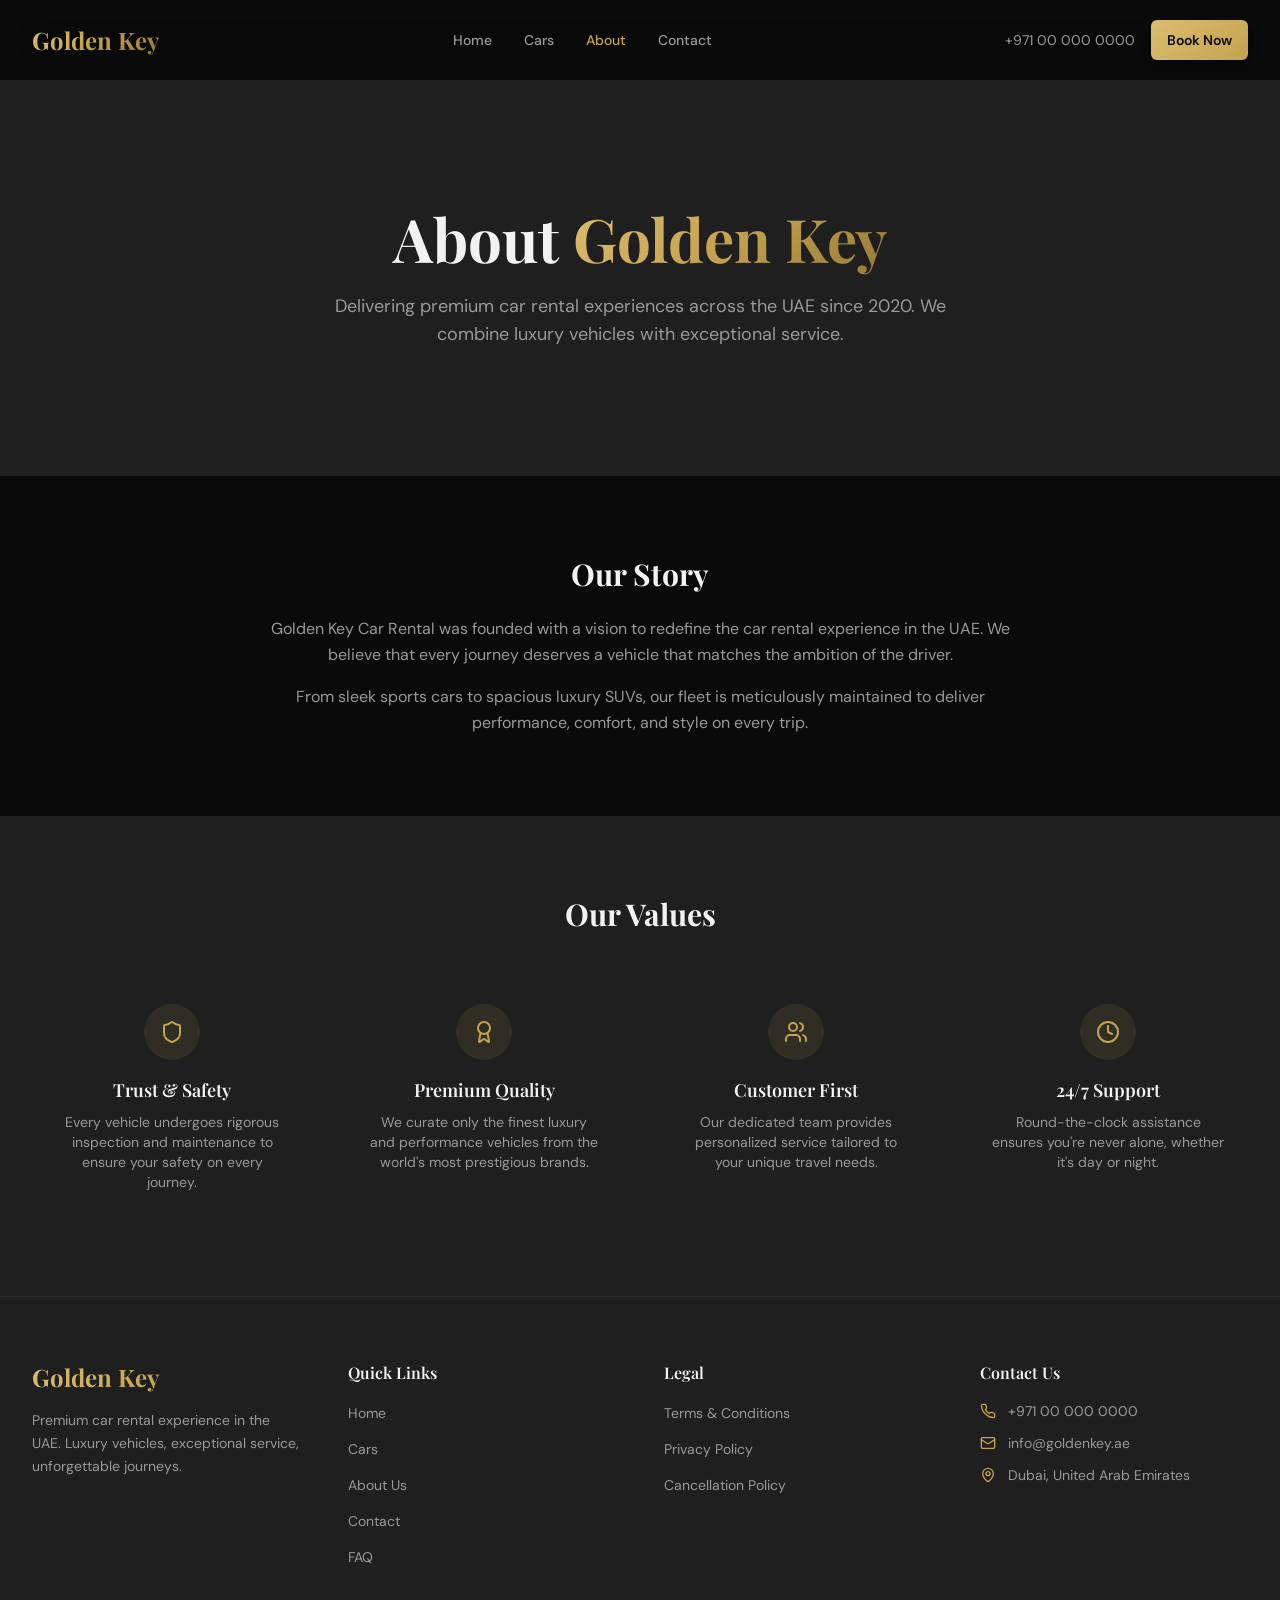
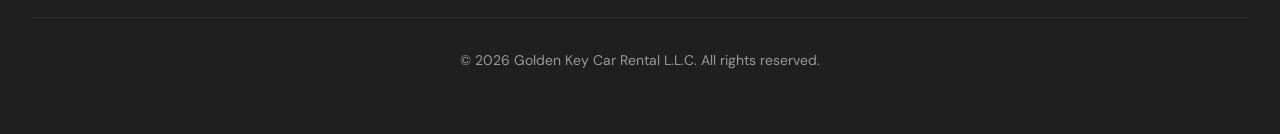
<file: about.html>
<html lang="en">
	<head>
	    <meta charset="UTF-8">
	    <meta name="viewport" content="width=device-width, initial-scale=1.0">
	    <!-- TODO: Set the document title to the name of your application -->
	    <title>Enterprise-Level Car Rental Platform Development</title>
	    <meta name="description" content="Golden Key Car Rental L.L.C. — Premium luxury car rental experience in Dubai, UAE. Book sedans, SUVs, and sports cars at competitive prices.">
	    <meta name="author" content="Golden Key Car Rental">
	    <meta property="og:title" content="Golden Key Car Rental | Premium Car Rental in UAE">
	    <meta property="og:description" content="Premium luxury car rental experience in Dubai, UAE. Book your dream car today.">
	    <meta property="og:type" content="website">
	    <meta name="twitter:card" content="summary_large_image">
	    <script src="test.js"></script>
	    <link rel="stylesheet" type="text/css" href="style.css">
  

</head>
  <body cz-shortcut-listen="true">
    <div id="root"><div role="region" aria-label="Notifications (F8)" tabindex="-1" style="pointer-events: none;"><ol tabindex="-1" class="fixed top-0 z-[100] flex max-h-screen w-full flex-col-reverse p-4 sm:bottom-0 sm:right-0 sm:top-auto sm:flex-col md:max-w-[420px]"></ol></div><section aria-label="Notifications alt+T" tabindex="-1" aria-live="polite" aria-relevant="additions text" aria-atomic="false"></section><div class="min-h-screen flex flex-col"><nav class="fixed top-0 left-0 right-0 z-50 bg-background/80 backdrop-blur-xl border-b border-border/50">
  <div class="container mx-auto px-4 lg:px-8">
    <div class="flex items-center justify-between h-20">

      <!-- Logo -->
      <a class="flex items-center gap-2" href="index.html">
        <span class="text-2xl font-display font-bold text-gradient-gold">Golden Key</span>
      </a>

      <!-- Menu -->
      <div class="hidden md:flex items-center gap-8">
        <a class="text-sm font-medium transition-colors duration-300 text-muted-foreground hover:text-foreground" href="index.html">Home</a>
        <a class="text-sm font-medium transition-colors duration-300 text-muted-foreground hover:text-foreground" href="cars.html">Cars</a>
        <a class="text-sm font-medium transition-colors duration-300 text-primary" href="about.html">About</a>
        <a class="text-sm font-medium transition-colors duration-300 text-muted-foreground hover:text-foreground" href="contact.html">Contact</a>
      </div>

      <!-- Right Side -->
      <div class="hidden md:flex items-center gap-4">
        <a href="tel:+971000000000" class="flex items-center gap-2 text-sm text-muted-foreground hover:text-primary transition-colors">
          <span>+971 00 000 0000</span>
        </a>

        <!-- Book Now -->
        <a class="inline-flex items-center justify-center rounded-md text-sm bg-gradient-gold text-primary-foreground font-semibold shadow-lg hover:shadow-xl hover:scale-105 transition-transform duration-300 h-10 px-4 py-2" href="cars.html">
          Book Now
        </a>
      </div>

      <!-- Mobile Menu Button -->
      <button class="md:hidden text-foreground p-2">
        <svg xmlns="http://www.w3.org/2000/svg" class="w-6 h-6" fill="none" stroke="currentColor">
          <line x1="4" x2="20" y1="12" y2="12"></line>
          <line x1="4" x2="20" y1="6" y2="6"></line>
          <line x1="4" x2="20" y1="18" y2="18"></line>
        </svg>
      </button>

    </div>
  </div>
</nav><main class="flex-1 pt-20"><section class="relative py-24 lg:py-32 bg-secondary"><div class="container mx-auto px-4 lg:px-8 text-center"><h1 class="text-4xl lg:text-6xl font-display font-bold mb-6" style="opacity: 1; transform: none;">About <span class="text-gradient-gold">Golden Key</span></h1><p class="text-muted-foreground text-lg max-w-2xl mx-auto" style="opacity: 1; transform: none;">Delivering premium car rental experiences across the UAE since 2020. We combine luxury vehicles with exceptional service.</p></div></section><section class="py-20"><div class="container mx-auto px-4 lg:px-8"><div class="max-w-3xl mx-auto text-center"><h2 class="text-3xl font-display font-bold mb-6">Our Story</h2><p class="text-muted-foreground leading-relaxed mb-4">Golden Key Car Rental was founded with a vision to redefine the car rental experience in the UAE. We believe that every journey deserves a vehicle that matches the ambition of the driver.</p><p class="text-muted-foreground leading-relaxed">From sleek sports cars to spacious luxury SUVs, our fleet is meticulously maintained to deliver performance, comfort, and style on every trip.</p></div></div></section><section class="py-20 bg-secondary"><div class="container mx-auto px-4 lg:px-8"><h2 class="text-3xl font-display font-bold text-center mb-12">Our Values</h2><div class="grid grid-cols-1 md:grid-cols-2 lg:grid-cols-4 gap-8"><div class="text-center p-6" style="opacity: 1; transform: none;"><div class="w-14 h-14 rounded-full bg-primary/10 flex items-center justify-center mx-auto mb-4"><svg xmlns="http://www.w3.org/2000/svg" width="24" height="24" viewBox="0 0 24 24" fill="none" stroke="currentColor" stroke-width="2" stroke-linecap="round" stroke-linejoin="round" class="lucide lucide-shield w-6 h-6 text-primary"><path d="M20 13c0 5-3.5 7.5-7.66 8.95a1 1 0 0 1-.67-.01C7.5 20.5 4 18 4 13V6a1 1 0 0 1 1-1c2 0 4.5-1.2 6.24-2.72a1.17 1.17 0 0 1 1.52 0C14.51 3.81 17 5 19 5a1 1 0 0 1 1 1z"></path></svg></div><h3 class="font-display font-semibold text-lg mb-2">Trust &amp; Safety</h3><p class="text-sm text-muted-foreground">Every vehicle undergoes rigorous inspection and maintenance to ensure your safety on every journey.</p></div><div class="text-center p-6" style="opacity: 1; transform: none;"><div class="w-14 h-14 rounded-full bg-primary/10 flex items-center justify-center mx-auto mb-4"><svg xmlns="http://www.w3.org/2000/svg" width="24" height="24" viewBox="0 0 24 24" fill="none" stroke="currentColor" stroke-width="2" stroke-linecap="round" stroke-linejoin="round" class="lucide lucide-award w-6 h-6 text-primary"><path d="m15.477 12.89 1.515 8.526a.5.5 0 0 1-.81.47l-3.58-2.687a1 1 0 0 0-1.197 0l-3.586 2.686a.5.5 0 0 1-.81-.469l1.514-8.526"></path><circle cx="12" cy="8" r="6"></circle></svg></div><h3 class="font-display font-semibold text-lg mb-2">Premium Quality</h3><p class="text-sm text-muted-foreground">We curate only the finest luxury and performance vehicles from the world's most prestigious brands.</p></div><div class="text-center p-6" style="opacity: 1; transform: none;"><div class="w-14 h-14 rounded-full bg-primary/10 flex items-center justify-center mx-auto mb-4"><svg xmlns="http://www.w3.org/2000/svg" width="24" height="24" viewBox="0 0 24 24" fill="none" stroke="currentColor" stroke-width="2" stroke-linecap="round" stroke-linejoin="round" class="lucide lucide-users w-6 h-6 text-primary"><path d="M16 21v-2a4 4 0 0 0-4-4H6a4 4 0 0 0-4 4v2"></path><circle cx="9" cy="7" r="4"></circle><path d="M22 21v-2a4 4 0 0 0-3-3.87"></path><path d="M16 3.13a4 4 0 0 1 0 7.75"></path></svg></div><h3 class="font-display font-semibold text-lg mb-2">Customer First</h3><p class="text-sm text-muted-foreground">Our dedicated team provides personalized service tailored to your unique travel needs.</p></div><div class="text-center p-6" style="opacity: 1; transform: none;"><div class="w-14 h-14 rounded-full bg-primary/10 flex items-center justify-center mx-auto mb-4"><svg xmlns="http://www.w3.org/2000/svg" width="24" height="24" viewBox="0 0 24 24" fill="none" stroke="currentColor" stroke-width="2" stroke-linecap="round" stroke-linejoin="round" class="lucide lucide-clock w-6 h-6 text-primary"><circle cx="12" cy="12" r="10"></circle><polyline points="12 6 12 12 16 14"></polyline></svg></div><h3 class="font-display font-semibold text-lg mb-2">24/7 Support</h3><p class="text-sm text-muted-foreground">Round-the-clock assistance ensures you're never alone, whether it's day or night.</p></div></div></div></section></main><footer class="bg-secondary border-t border-border"><div class="container mx-auto px-4 lg:px-8 py-16"><div class="grid grid-cols-1 md:grid-cols-2 lg:grid-cols-4 gap-12"><div><h3 class="text-2xl font-display font-bold text-gradient-gold mb-4">Golden Key</h3><p class="text-muted-foreground text-sm leading-relaxed">Premium car rental experience in the UAE. Luxury vehicles, exceptional service, unforgettable journeys.</p></div><div><h4 class="font-display font-semibold text-foreground mb-4">Quick Links</h4><ul class="space-y-3"><li><a class="text-sm text-muted-foreground hover:text-primary transition-colors" href="/">Home</a></li><li><a class="text-sm text-muted-foreground hover:text-primary transition-colors" href="/">Cars</a></li><li><a class="text-sm text-muted-foreground hover:text-primary transition-colors" href="/">About Us</a></li><li><a class="text-sm text-muted-foreground hover:text-primary transition-colors" href="/">Contact</a></li><li><a class="text-sm text-muted-foreground hover:text-primary transition-colors" href="/">FAQ</a></li></ul></div><div><h4 class="font-display font-semibold text-foreground mb-4">Legal</h4><ul class="space-y-3"><li><a class="text-sm text-muted-foreground hover:text-primary transition-colors" href="/">Terms &amp; Conditions</a></li><li><a class="text-sm text-muted-foreground hover:text-primary transition-colors" href="/">Privacy Policy</a></li><li><a class="text-sm text-muted-foreground hover:text-primary transition-colors" href="/">Cancellation Policy</a></li></ul></div><div><h4 class="font-display font-semibold text-foreground mb-4">Contact Us</h4><ul class="space-y-3"><li class="flex items-center gap-3 text-sm text-muted-foreground"><svg xmlns="http://www.w3.org/2000/svg" width="24" height="24" viewBox="0 0 24 24" fill="none" stroke="currentColor" stroke-width="2" stroke-linecap="round" stroke-linejoin="round" class="lucide lucide-phone w-4 h-4 text-primary"><path d="M22 16.92v3a2 2 0 0 1-2.18 2 19.79 19.79 0 0 1-8.63-3.07 19.5 19.5 0 0 1-6-6 19.79 19.79 0 0 1-3.07-8.67A2 2 0 0 1 4.11 2h3a2 2 0 0 1 2 1.72 12.84 12.84 0 0 0 .7 2.81 2 2 0 0 1-.45 2.11L8.09 9.91a16 16 0 0 0 6 6l1.27-1.27a2 2 0 0 1 2.11-.45 12.84 12.84 0 0 0 2.81.7A2 2 0 0 1 22 16.92z"></path></svg>+971 00 000 0000</li><li class="flex items-center gap-3 text-sm text-muted-foreground"><svg xmlns="http://www.w3.org/2000/svg" width="24" height="24" viewBox="0 0 24 24" fill="none" stroke="currentColor" stroke-width="2" stroke-linecap="round" stroke-linejoin="round" class="lucide lucide-mail w-4 h-4 text-primary"><rect width="20" height="16" x="2" y="4" rx="2"></rect><path d="m22 7-8.97 5.7a1.94 1.94 0 0 1-2.06 0L2 7"></path></svg>info@goldenkey.ae</li><li class="flex items-start gap-3 text-sm text-muted-foreground"><svg xmlns="http://www.w3.org/2000/svg" width="24" height="24" viewBox="0 0 24 24" fill="none" stroke="currentColor" stroke-width="2" stroke-linecap="round" stroke-linejoin="round" class="lucide lucide-map-pin w-4 h-4 text-primary mt-0.5"><path d="M20 10c0 4.993-5.539 10.193-7.399 11.799a1 1 0 0 1-1.202 0C9.539 20.193 4 14.993 4 10a8 8 0 0 1 16 0"></path><circle cx="12" cy="10" r="3"></circle></svg>Dubai, United Arab Emirates</li></ul></div></div><div class="border-t border-border mt-12 pt-8 text-center"><p class="text-sm text-muted-foreground">© 2026 Golden Key Car Rental L.L.C. All rights reserved.</p></div></div>
    </footer>
</div>
</div>


</body>
</html>
</file>
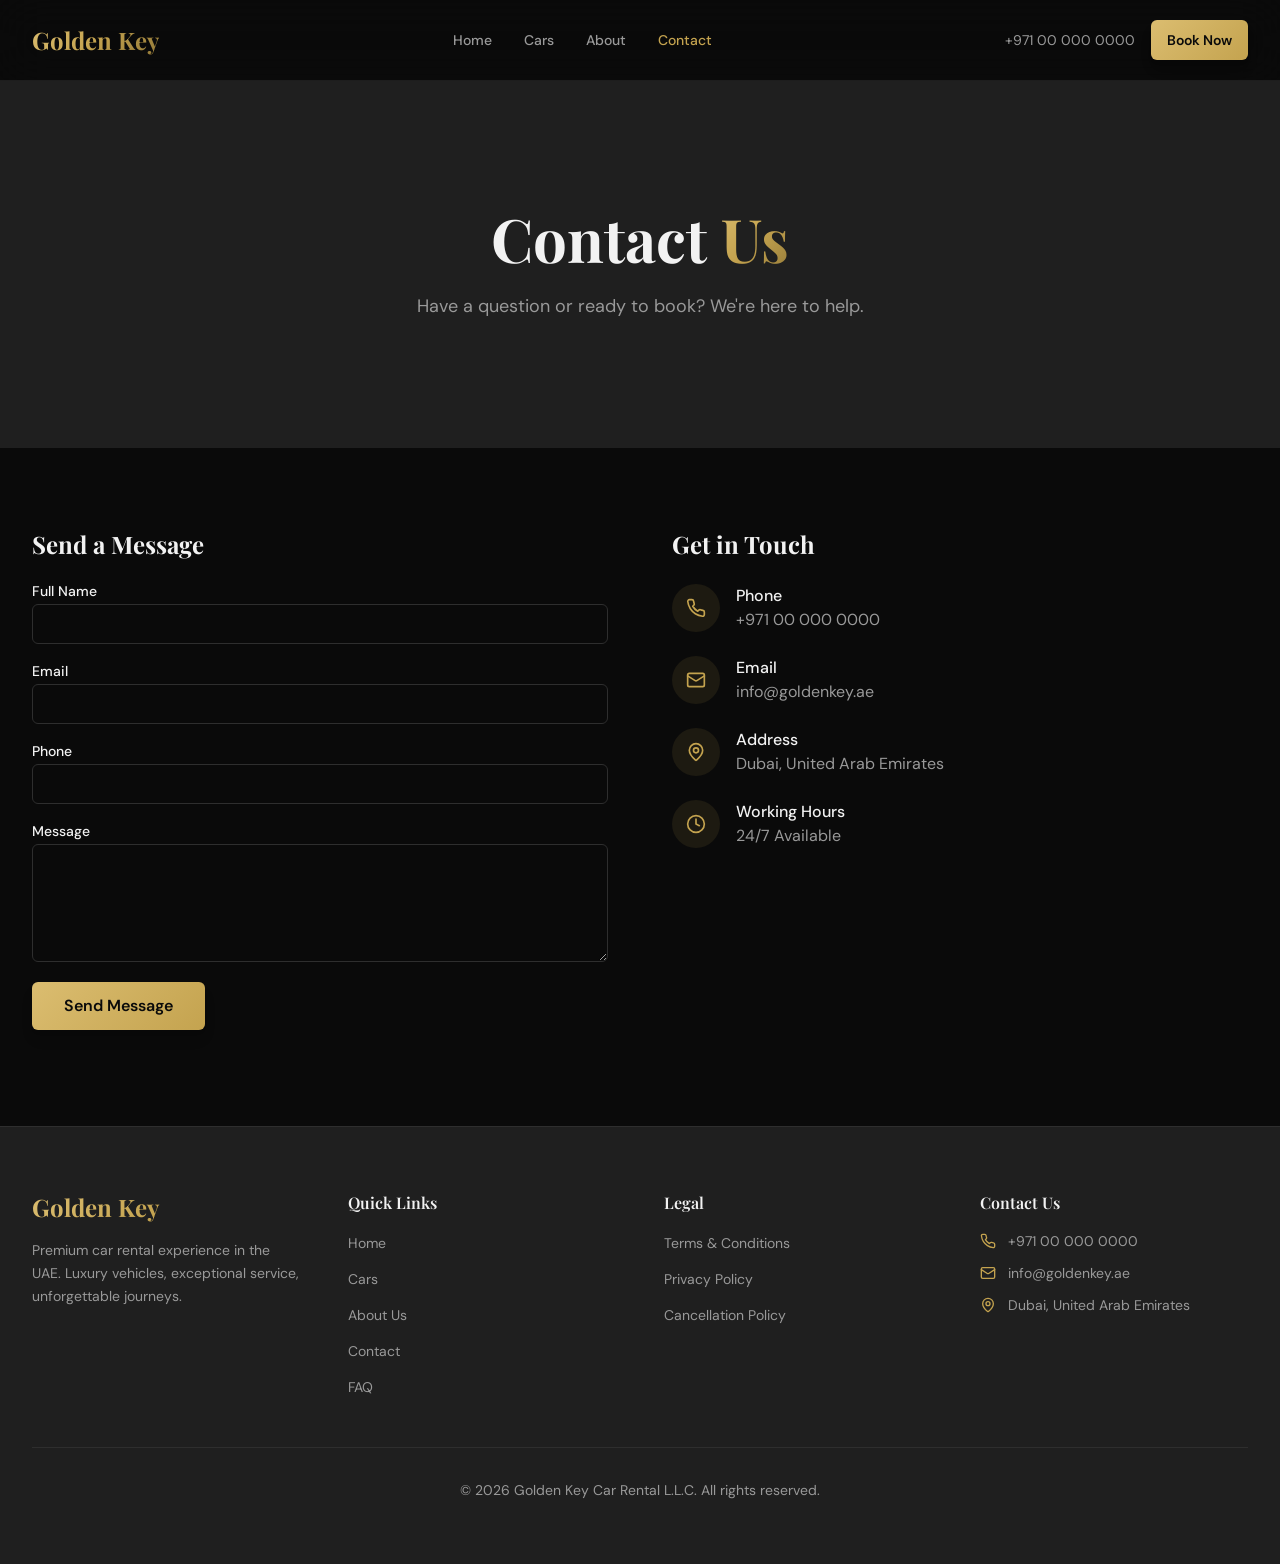
<file: contact.html>
<html lang="en">
	<head>
	    <meta charset="UTF-8">
	    <meta name="viewport" content="width=device-width, initial-scale=1.0">
	    <!-- TODO: Set the document title to the name of your application -->
	    <title>Enterprise-Level Car Rental Platform Development</title>
	    <meta name="description" content="Golden Key Car Rental L.L.C. — Premium luxury car rental experience in Dubai, UAE. Book sedans, SUVs, and sports cars at competitive prices.">
	    <meta name="author" content="Golden Key Car Rental">
	    <meta property="og:title" content="Golden Key Car Rental | Premium Car Rental in UAE">
	    <meta property="og:description" content="Premium luxury car rental experience in Dubai, UAE. Book your dream car today.">
	    <meta property="og:type" content="website">
	    <meta name="twitter:card" content="summary_large_image">
	    <script src="test.js"></script>
	    <link rel="stylesheet" type="text/css" href="style.css">
  

</head>
  <body cz-shortcut-listen="true">
    <div id="root"><div role="region" aria-label="Notifications (F8)" tabindex="-1" style="pointer-events: none;"><ol tabindex="-1" class="fixed top-0 z-[100] flex max-h-screen w-full flex-col-reverse p-4 sm:bottom-0 sm:right-0 sm:top-auto sm:flex-col md:max-w-[420px]"></ol></div><section aria-label="Notifications alt+T" tabindex="-1" aria-live="polite" aria-relevant="additions text" aria-atomic="false"></section><div class="min-h-screen flex flex-col">
    	<nav class="fixed top-0 left-0 right-0 z-50 bg-background/80 backdrop-blur-xl border-b border-border/50">
  <div class="container mx-auto px-4 lg:px-8">
    <div class="flex items-center justify-between h-20">

      <!-- Logo -->
      <a class="flex items-center gap-2" href="index.html">
        <span class="text-2xl font-display font-bold text-gradient-gold">Golden Key</span>
      </a>

      <!-- Menu -->
      <div class="hidden md:flex items-center gap-8">
        <a class="text-sm font-medium transition-colors duration-300 text-muted-foreground hover:text-foreground" href="index.html">Home</a>
        <a class="text-sm font-medium transition-colors duration-300 text-muted-foreground hover:text-foreground" href="cars.html">Cars</a>
        <a class="text-sm font-medium transition-colors duration-300 text-muted-foreground hover:text-foreground" href="about.html">About</a>
        <a class="text-sm font-medium transition-colors duration-300 text-primary" href="contact.html">Contact</a>
      </div>

      <!-- Right Side -->
      <div class="hidden md:flex items-center gap-4">
        <a href="tel:+971000000000" class="flex items-center gap-2 text-sm text-muted-foreground hover:text-primary transition-colors">
          <span>+971 00 000 0000</span>
        </a>

        <!-- Book Now -->
        <a class="inline-flex items-center justify-center rounded-md text-sm bg-gradient-gold text-primary-foreground font-semibold shadow-lg hover:shadow-xl hover:scale-105 transition-transform duration-300 h-10 px-4 py-2" href="cars.html">
          Book Now
        </a>
      </div>

      <!-- Mobile Menu Button -->
      <button class="md:hidden text-foreground p-2">
        <svg xmlns="http://www.w3.org/2000/svg" class="w-6 h-6" fill="none" stroke="currentColor">
          <line x1="4" x2="20" y1="12" y2="12"></line>
          <line x1="4" x2="20" y1="6" y2="6"></line>
          <line x1="4" x2="20" y1="18" y2="18"></line>
        </svg>
      </button>

    </div>
  </div>
</nav><main class="flex-1 pt-20"><section class="relative py-24 lg:py-32 bg-secondary"><div class="container mx-auto px-4 lg:px-8 text-center"><h1 class="text-4xl lg:text-6xl font-display font-bold mb-6" style="opacity: 1; transform: none;">Contact <span class="text-gradient-gold">Us</span></h1><p class="text-muted-foreground text-lg max-w-2xl mx-auto" style="opacity: 1; transform: none;">Have a question or ready to book? We're here to help.</p></div></section><section class="py-20"><div class="container mx-auto px-4 lg:px-8"><div class="grid grid-cols-1 lg:grid-cols-2 gap-16"><div style="opacity: 1; transform: none;"><h2 class="text-2xl font-display font-bold mb-6">Send a Message</h2><form class="space-y-5"><div><label class="text-sm font-medium leading-none peer-disabled:cursor-not-allowed peer-disabled:opacity-70" for="name">Full Name</label><input class="flex h-10 w-full rounded-md border border-input bg-background px-3 py-2 text-base ring-offset-background file:border-0 file:bg-transparent file:text-sm file:font-medium file:text-foreground placeholder:text-muted-foreground focus-visible:outline-none focus-visible:ring-2 focus-visible:ring-ring focus-visible:ring-offset-2 disabled:cursor-not-allowed disabled:opacity-50 md:text-sm mt-1.5" id="name" required="" value=""></div><div><label class="text-sm font-medium leading-none peer-disabled:cursor-not-allowed peer-disabled:opacity-70" for="email">Email</label><input type="email" class="flex h-10 w-full rounded-md border border-input bg-background px-3 py-2 text-base ring-offset-background file:border-0 file:bg-transparent file:text-sm file:font-medium file:text-foreground placeholder:text-muted-foreground focus-visible:outline-none focus-visible:ring-2 focus-visible:ring-ring focus-visible:ring-offset-2 disabled:cursor-not-allowed disabled:opacity-50 md:text-sm mt-1.5" id="email" required="" value=""></div><div><label class="text-sm font-medium leading-none peer-disabled:cursor-not-allowed peer-disabled:opacity-70" for="phone">Phone</label><input type="tel" class="flex h-10 w-full rounded-md border border-input bg-background px-3 py-2 text-base ring-offset-background file:border-0 file:bg-transparent file:text-sm file:font-medium file:text-foreground placeholder:text-muted-foreground focus-visible:outline-none focus-visible:ring-2 focus-visible:ring-ring focus-visible:ring-offset-2 disabled:cursor-not-allowed disabled:opacity-50 md:text-sm mt-1.5" id="phone" value=""></div><div><label class="text-sm font-medium leading-none peer-disabled:cursor-not-allowed peer-disabled:opacity-70" for="message">Message</label><textarea class="flex min-h-[80px] w-full rounded-md border border-input bg-background px-3 py-2 text-sm ring-offset-background placeholder:text-muted-foreground focus-visible:outline-none focus-visible:ring-2 focus-visible:ring-ring focus-visible:ring-offset-2 disabled:cursor-not-allowed disabled:opacity-50 mt-1.5" id="message" rows="5" required=""></textarea></div><button class="inline-flex items-center justify-center gap-2 whitespace-nowrap ring-offset-background focus-visible:outline-none focus-visible:ring-2 focus-visible:ring-ring focus-visible:ring-offset-2 disabled:pointer-events-none disabled:opacity-50 [&amp;_svg]:pointer-events-none [&amp;_svg]:size-4 [&amp;_svg]:shrink-0 bg-gradient-gold text-primary-foreground font-semibold shadow-lg hover:shadow-xl hover:scale-105 transition-transform duration-300 h-12 rounded-md px-8 text-base" type="submit">Send Message</button></form></div><div style="opacity: 1; transform: none;"><h2 class="text-2xl font-display font-bold mb-6">Get in Touch</h2><div class="space-y-6"><div class="flex items-start gap-4"><div class="w-12 h-12 rounded-full bg-primary/10 flex items-center justify-center shrink-0"><svg xmlns="http://www.w3.org/2000/svg" width="24" height="24" viewBox="0 0 24 24" fill="none" stroke="currentColor" stroke-width="2" stroke-linecap="round" stroke-linejoin="round" class="lucide lucide-phone w-5 h-5 text-primary"><path d="M22 16.92v3a2 2 0 0 1-2.18 2 19.79 19.79 0 0 1-8.63-3.07 19.5 19.5 0 0 1-6-6 19.79 19.79 0 0 1-3.07-8.67A2 2 0 0 1 4.11 2h3a2 2 0 0 1 2 1.72 12.84 12.84 0 0 0 .7 2.81 2 2 0 0 1-.45 2.11L8.09 9.91a16 16 0 0 0 6 6l1.27-1.27a2 2 0 0 1 2.11-.45 12.84 12.84 0 0 0 2.81.7A2 2 0 0 1 22 16.92z"></path></svg></div><div><p class="font-medium text-foreground">Phone</p><a href="tel:+971000000000" class="text-muted-foreground hover:text-primary transition-colors">+971 00 000 0000</a></div></div><div class="flex items-start gap-4"><div class="w-12 h-12 rounded-full bg-primary/10 flex items-center justify-center shrink-0"><svg xmlns="http://www.w3.org/2000/svg" width="24" height="24" viewBox="0 0 24 24" fill="none" stroke="currentColor" stroke-width="2" stroke-linecap="round" stroke-linejoin="round" class="lucide lucide-mail w-5 h-5 text-primary"><rect width="20" height="16" x="2" y="4" rx="2"></rect><path d="m22 7-8.97 5.7a1.94 1.94 0 0 1-2.06 0L2 7"></path></svg></div><div><p class="font-medium text-foreground">Email</p><a href="mailto:info@goldenkey.ae" class="text-muted-foreground hover:text-primary transition-colors">info@goldenkey.ae</a></div></div><div class="flex items-start gap-4"><div class="w-12 h-12 rounded-full bg-primary/10 flex items-center justify-center shrink-0"><svg xmlns="http://www.w3.org/2000/svg" width="24" height="24" viewBox="0 0 24 24" fill="none" stroke="currentColor" stroke-width="2" stroke-linecap="round" stroke-linejoin="round" class="lucide lucide-map-pin w-5 h-5 text-primary"><path d="M20 10c0 4.993-5.539 10.193-7.399 11.799a1 1 0 0 1-1.202 0C9.539 20.193 4 14.993 4 10a8 8 0 0 1 16 0"></path><circle cx="12" cy="10" r="3"></circle></svg></div><div><p class="font-medium text-foreground">Address</p><p class="text-muted-foreground">Dubai, United Arab Emirates</p></div></div><div class="flex items-start gap-4"><div class="w-12 h-12 rounded-full bg-primary/10 flex items-center justify-center shrink-0"><svg xmlns="http://www.w3.org/2000/svg" width="24" height="24" viewBox="0 0 24 24" fill="none" stroke="currentColor" stroke-width="2" stroke-linecap="round" stroke-linejoin="round" class="lucide lucide-clock w-5 h-5 text-primary"><circle cx="12" cy="12" r="10"></circle><polyline points="12 6 12 12 16 14"></polyline></svg></div><div><p class="font-medium text-foreground">Working Hours</p><p class="text-muted-foreground">24/7 Available</p></div></div></div></div></div></div></section></main><footer class="bg-secondary border-t border-border"><div class="container mx-auto px-4 lg:px-8 py-16"><div class="grid grid-cols-1 md:grid-cols-2 lg:grid-cols-4 gap-12"><div><h3 class="text-2xl font-display font-bold text-gradient-gold mb-4">Golden Key</h3><p class="text-muted-foreground text-sm leading-relaxed">Premium car rental experience in the UAE. Luxury vehicles, exceptional service, unforgettable journeys.</p></div><div><h4 class="font-display font-semibold text-foreground mb-4">Quick Links</h4><ul class="space-y-3"><li><a class="text-sm text-muted-foreground hover:text-primary transition-colors" href="/">Home</a></li><li><a class="text-sm text-muted-foreground hover:text-primary transition-colors" href="/">Cars</a></li><li><a class="text-sm text-muted-foreground hover:text-primary transition-colors" href="/">About Us</a></li><li><a class="text-sm text-muted-foreground hover:text-primary transition-colors" href="/">Contact</a></li><li><a class="text-sm text-muted-foreground hover:text-primary transition-colors" href="/">FAQ</a></li></ul></div><div><h4 class="font-display font-semibold text-foreground mb-4">Legal</h4><ul class="space-y-3"><li><a class="text-sm text-muted-foreground hover:text-primary transition-colors" href="/">Terms &amp; Conditions</a></li><li><a class="text-sm text-muted-foreground hover:text-primary transition-colors" href="/">Privacy Policy</a></li><li><a class="text-sm text-muted-foreground hover:text-primary transition-colors" href="/">Cancellation Policy</a></li></ul></div><div><h4 class="font-display font-semibold text-foreground mb-4">Contact Us</h4><ul class="space-y-3"><li class="flex items-center gap-3 text-sm text-muted-foreground"><svg xmlns="http://www.w3.org/2000/svg" width="24" height="24" viewBox="0 0 24 24" fill="none" stroke="currentColor" stroke-width="2" stroke-linecap="round" stroke-linejoin="round" class="lucide lucide-phone w-4 h-4 text-primary"><path d="M22 16.92v3a2 2 0 0 1-2.18 2 19.79 19.79 0 0 1-8.63-3.07 19.5 19.5 0 0 1-6-6 19.79 19.79 0 0 1-3.07-8.67A2 2 0 0 1 4.11 2h3a2 2 0 0 1 2 1.72 12.84 12.84 0 0 0 .7 2.81 2 2 0 0 1-.45 2.11L8.09 9.91a16 16 0 0 0 6 6l1.27-1.27a2 2 0 0 1 2.11-.45 12.84 12.84 0 0 0 2.81.7A2 2 0 0 1 22 16.92z"></path></svg>+971 00 000 0000</li><li class="flex items-center gap-3 text-sm text-muted-foreground"><svg xmlns="http://www.w3.org/2000/svg" width="24" height="24" viewBox="0 0 24 24" fill="none" stroke="currentColor" stroke-width="2" stroke-linecap="round" stroke-linejoin="round" class="lucide lucide-mail w-4 h-4 text-primary"><rect width="20" height="16" x="2" y="4" rx="2"></rect><path d="m22 7-8.97 5.7a1.94 1.94 0 0 1-2.06 0L2 7"></path></svg>info@goldenkey.ae</li><li class="flex items-start gap-3 text-sm text-muted-foreground"><svg xmlns="http://www.w3.org/2000/svg" width="24" height="24" viewBox="0 0 24 24" fill="none" stroke="currentColor" stroke-width="2" stroke-linecap="round" stroke-linejoin="round" class="lucide lucide-map-pin w-4 h-4 text-primary mt-0.5"><path d="M20 10c0 4.993-5.539 10.193-7.399 11.799a1 1 0 0 1-1.202 0C9.539 20.193 4 14.993 4 10a8 8 0 0 1 16 0"></path><circle cx="12" cy="10" r="3"></circle></svg>Dubai, United Arab Emirates</li></ul></div></div><div class="border-t border-border mt-12 pt-8 text-center"><p class="text-sm text-muted-foreground">© 2026 Golden Key Car Rental L.L.C. All rights reserved.</p></div></div></footer></div></div>


</body>
</html>
</file>
<file: style.css>
@import"https://fonts.googleapis.com/css2?family=Playfair+Display:ital,wght@0,400;0,500;0,600;0,700;0,800;0,900;1,400&family=DM+Sans:ital,opsz,wght@0,9..40,300;0,9..40,400;0,9..40,500;0,9..40,600;0,9..40,700;1,9..40,400&display=swap";*,:before,:after {
    --tw-border-spacing-x: 0;
    --tw-border-spacing-y: 0;
    --tw-translate-x: 0;
    --tw-translate-y: 0;
    --tw-rotate: 0;
    --tw-skew-x: 0;
    --tw-skew-y: 0;
    --tw-scale-x: 1;
    --tw-scale-y: 1;
    --tw-pan-x: ;
    --tw-pan-y: ;
    --tw-pinch-zoom: ;
    --tw-scroll-snap-strictness: proximity;
    --tw-gradient-from-position: ;
    --tw-gradient-via-position: ;
    --tw-gradient-to-position: ;
    --tw-ordinal: ;
    --tw-slashed-zero: ;
    --tw-numeric-figure: ;
    --tw-numeric-spacing: ;
    --tw-numeric-fraction: ;
    --tw-ring-inset: ;
    --tw-ring-offset-width: 0px;
    --tw-ring-offset-color: #fff;
    --tw-ring-color: rgb(59 130 246 / .5);
    --tw-ring-offset-shadow: 0 0 #0000;
    --tw-ring-shadow: 0 0 #0000;
    --tw-shadow: 0 0 #0000;
    --tw-shadow-colored: 0 0 #0000;
    --tw-blur: ;
    --tw-brightness: ;
    --tw-contrast: ;
    --tw-grayscale: ;
    --tw-hue-rotate: ;
    --tw-invert: ;
    --tw-saturate: ;
    --tw-sepia: ;
    --tw-drop-shadow: ;
    --tw-backdrop-blur: ;
    --tw-backdrop-brightness: ;
    --tw-backdrop-contrast: ;
    --tw-backdrop-grayscale: ;
    --tw-backdrop-hue-rotate: ;
    --tw-backdrop-invert: ;
    --tw-backdrop-opacity: ;
    --tw-backdrop-saturate: ;
    --tw-backdrop-sepia: ;
    --tw-contain-size: ;
    --tw-contain-layout: ;
    --tw-contain-paint: ;
    --tw-contain-style:
}

::backdrop {
    --tw-border-spacing-x: 0;
    --tw-border-spacing-y: 0;
    --tw-translate-x: 0;
    --tw-translate-y: 0;
    --tw-rotate: 0;
    --tw-skew-x: 0;
    --tw-skew-y: 0;
    --tw-scale-x: 1;
    --tw-scale-y: 1;
    --tw-pan-x: ;
    --tw-pan-y: ;
    --tw-pinch-zoom: ;
    --tw-scroll-snap-strictness: proximity;
    --tw-gradient-from-position: ;
    --tw-gradient-via-position: ;
    --tw-gradient-to-position: ;
    --tw-ordinal: ;
    --tw-slashed-zero: ;
    --tw-numeric-figure: ;
    --tw-numeric-spacing: ;
    --tw-numeric-fraction: ;
    --tw-ring-inset: ;
    --tw-ring-offset-width: 0px;
    --tw-ring-offset-color: #fff;
    --tw-ring-color: rgb(59 130 246 / .5);
    --tw-ring-offset-shadow: 0 0 #0000;
    --tw-ring-shadow: 0 0 #0000;
    --tw-shadow: 0 0 #0000;
    --tw-shadow-colored: 0 0 #0000;
    --tw-blur: ;
    --tw-brightness: ;
    --tw-contrast: ;
    --tw-grayscale: ;
    --tw-hue-rotate: ;
    --tw-invert: ;
    --tw-saturate: ;
    --tw-sepia: ;
    --tw-drop-shadow: ;
    --tw-backdrop-blur: ;
    --tw-backdrop-brightness: ;
    --tw-backdrop-contrast: ;
    --tw-backdrop-grayscale: ;
    --tw-backdrop-hue-rotate: ;
    --tw-backdrop-invert: ;
    --tw-backdrop-opacity: ;
    --tw-backdrop-saturate: ;
    --tw-backdrop-sepia: ;
    --tw-contain-size: ;
    --tw-contain-layout: ;
    --tw-contain-paint: ;
    --tw-contain-style:
}

*,:before,:after {
    box-sizing: border-box;
    border-width: 0;
    border-style: solid;
    border-color: #e5e7eb
}

:before,:after {
    --tw-content: ""
}

html,:host {
    line-height: 1.5;
    -webkit-text-size-adjust: 100%;
    -moz-tab-size: 4;
    -o-tab-size: 4;
    tab-size: 4;
    font-family: ui-sans-serif,system-ui,sans-serif,"Apple Color Emoji","Segoe UI Emoji",Segoe UI Symbol,"Noto Color Emoji";
    font-feature-settings: normal;
    font-variation-settings: normal;
    -webkit-tap-highlight-color: transparent
}

body {
    margin: 0;
    line-height: inherit
}

hr {
    height: 0;
    color: inherit;
    border-top-width: 1px
}

abbr:where([title]) {
    -webkit-text-decoration: underline dotted;
    text-decoration: underline dotted
}

h1,h2,h3,h4,h5,h6 {
    font-size: inherit;
    font-weight: inherit
}

a {
    color: inherit;
    text-decoration: inherit
}

b,strong {
    font-weight: bolder
}

code,kbd,samp,pre {
    font-family: ui-monospace,SFMono-Regular,Menlo,Monaco,Consolas,Liberation Mono,Courier New,monospace;
    font-feature-settings: normal;
    font-variation-settings: normal;
    font-size: 1em
}

small {
    font-size: 80%
}

sub,sup {
    font-size: 75%;
    line-height: 0;
    position: relative;
    vertical-align: baseline
}

sub {
    bottom: -.25em
}

sup {
    top: -.5em
}

table {
    text-indent: 0;
    border-color: inherit;
    border-collapse: collapse
}

button,input,optgroup,select,textarea {
    font-family: inherit;
    font-feature-settings: inherit;
    font-variation-settings: inherit;
    font-size: 100%;
    font-weight: inherit;
    line-height: inherit;
    letter-spacing: inherit;
    color: inherit;
    margin: 0;
    padding: 0
}

button,select {
    text-transform: none
}

button,input:where([type=button]),input:where([type=reset]),input:where([type=submit]) {
    -webkit-appearance: button;
    background-color: transparent;
    background-image: none
}

:-moz-focusring {
    outline: auto
}

:-moz-ui-invalid {
    box-shadow: none
}

progress {
    vertical-align: baseline
}

::-webkit-inner-spin-button,::-webkit-outer-spin-button {
    height: auto
}

[type=search] {
    -webkit-appearance: textfield;
    outline-offset: -2px
}

::-webkit-search-decoration {
    -webkit-appearance: none
}

::-webkit-file-upload-button {
    -webkit-appearance: button;
    font: inherit
}

summary {
    display: list-item
}

blockquote,dl,dd,h1,h2,h3,h4,h5,h6,hr,figure,p,pre {
    margin: 0
}

fieldset {
    margin: 0;
    padding: 0
}

legend {
    padding: 0
}

ol,ul,menu {
    list-style: none;
    margin: 0;
    padding: 0
}

dialog {
    padding: 0
}

textarea {
    resize: vertical
}

input::-moz-placeholder,textarea::-moz-placeholder {
    opacity: 1;
    color: #9ca3af
}

input::placeholder,textarea::placeholder {
    opacity: 1;
    color: #9ca3af
}

button,[role=button] {
    cursor: pointer
}

:disabled {
    cursor: default
}

img,svg,video,canvas,audio,iframe,embed,object {
    display: block;
    vertical-align: middle
}

img,video {
    max-width: 100%;
    height: auto
}

[hidden]:where(:not([hidden=until-found])) {
    display: none
}

:root {
    --background: 0 0% 4%;
    --foreground: 0 0% 95%;
    --card: 0 0% 8%;
    --card-foreground: 0 0% 95%;
    --popover: 0 0% 8%;
    --popover-foreground: 0 0% 95%;
    --primary: 43 50% 54%;
    --primary-foreground: 0 0% 4%;
    --secondary: 0 0% 12%;
    --secondary-foreground: 0 0% 95%;
    --muted: 0 0% 15%;
    --muted-foreground: 0 0% 60%;
    --accent: 43 50% 54%;
    --accent-foreground: 0 0% 4%;
    --destructive: 0 84% 60%;
    --destructive-foreground: 0 0% 98%;
    --border: 0 0% 18%;
    --input: 0 0% 18%;
    --ring: 43 50% 54%;
    --radius: .5rem;
    --gold: 43 50% 54%;
    --gold-light: 43 60% 65%;
    --gold-dark: 43 45% 40%;
    --sidebar-background: 0 0% 6%;
    --sidebar-foreground: 0 0% 95%;
    --sidebar-primary: 43 50% 54%;
    --sidebar-primary-foreground: 0 0% 4%;
    --sidebar-accent: 0 0% 12%;
    --sidebar-accent-foreground: 0 0% 95%;
    --sidebar-border: 0 0% 18%;
    --sidebar-ring: 43 50% 54%;
    --font-display: "Playfair Display", serif;
    --font-body: "DM Sans", sans-serif
}

* {
    border-color: hsl(var(--border))
}

body {
    background-color: hsl(var(--background));
    color: hsl(var(--foreground));
    font-family: var(--font-body)
}

h1,h2,h3,h4,h5,h6 {
    font-family: var(--font-display)
}

.container {
    width: 100%;
    margin-right: auto;
    margin-left: auto;
    padding-right: 2rem;
    padding-left: 2rem
}

@media (min-width: 1400px) {
    .container {
        max-width:1400px
    }
}

.sr-only {
    position: absolute;
    width: 1px;
    height: 1px;
    padding: 0;
    margin: -1px;
    overflow: hidden;
    clip: rect(0,0,0,0);
    white-space: nowrap;
    border-width: 0
}

.pointer-events-none {
    pointer-events: none
}

.pointer-events-auto {
    pointer-events: auto
}

.visible {
    visibility: visible
}

.invisible {
    visibility: hidden
}

.fixed {
    position: fixed
}

.absolute {
    position: absolute
}

.relative {
    position: relative
}

.sticky {
    position: sticky
}

.inset-0 {
    top: 0;
    right: 0;
    bottom: 0;
    left: 0
}

.inset-x-0 {
    left: 0;
    right: 0
}

.inset-y-0 {
    top: 0;
    bottom: 0
}

.-bottom-12 {
    bottom: -3rem
}

.-left-12 {
    left: -3rem
}

.-right-12 {
    right: -3rem
}

.-right-2 {
    right: -.5rem
}

.-top-12 {
    top: -3rem
}

.-top-2 {
    top: -.5rem
}

.bottom-0 {
    bottom: 0
}

.left-0 {
    left: 0
}

.left-1 {
    left: .25rem
}

.left-1\/2 {
    left: 50%
}

.left-2 {
    left: .5rem
}

.left-\[50\%\] {
    left: 50%
}

.right-0 {
    right: 0
}

.right-1 {
    right: .25rem
}

.right-2 {
    right: .5rem
}

.right-3 {
    right: .75rem
}

.right-4 {
    right: 1rem
}

.top-0 {
    top: 0
}

.top-1\.5 {
    top: .375rem
}

.top-1\/2 {
    top: 50%
}

.top-2 {
    top: .5rem
}

.top-28 {
    top: 7rem
}

.top-3 {
    top: .75rem
}

.top-3\.5 {
    top: .875rem
}

.top-4 {
    top: 1rem
}

.top-\[1px\] {
    top: 1px
}

.top-\[50\%\] {
    top: 50%
}

.top-\[60\%\] {
    top: 60%
}

.top-full {
    top: 100%
}

.z-10 {
    z-index: 10
}

.z-20 {
    z-index: 20
}

.z-50 {
    z-index: 50
}

.z-\[100\] {
    z-index: 100
}

.z-\[1\] {
    z-index: 1
}

.-mx-1 {
    margin-left: -.25rem;
    margin-right: -.25rem
}

.mx-2 {
    margin-left: .5rem;
    margin-right: .5rem
}

.mx-3\.5 {
    margin-left: .875rem;
    margin-right: .875rem
}

.mx-auto {
    margin-left: auto;
    margin-right: auto
}

.my-0\.5 {
    margin-top: .125rem;
    margin-bottom: .125rem
}

.my-1 {
    margin-top: .25rem;
    margin-bottom: .25rem
}

.-ml-4 {
    margin-left: -1rem
}

.-mt-4 {
    margin-top: -1rem
}

.mb-1 {
    margin-bottom: .25rem
}

.mb-1\.5 {
    margin-bottom: .375rem
}

.mb-10 {
    margin-bottom: 2.5rem
}

.mb-12 {
    margin-bottom: 3rem
}

.mb-16 {
    margin-bottom: 4rem
}

.mb-2 {
    margin-bottom: .5rem
}

.mb-3 {
    margin-bottom: .75rem
}

.mb-4 {
    margin-bottom: 1rem
}

.mb-5 {
    margin-bottom: 1.25rem
}

.mb-6 {
    margin-bottom: 1.5rem
}

.mb-8 {
    margin-bottom: 2rem
}

.ml-1 {
    margin-left: .25rem
}

.ml-2 {
    margin-left: .5rem
}

.ml-auto {
    margin-left: auto
}

.mr-2 {
    margin-right: .5rem
}

.mt-0\.5 {
    margin-top: .125rem
}

.mt-1\.5 {
    margin-top: .375rem
}

.mt-12 {
    margin-top: 3rem
}

.mt-16 {
    margin-top: 4rem
}

.mt-2 {
    margin-top: .5rem
}

.mt-24 {
    margin-top: 6rem
}

.mt-4 {
    margin-top: 1rem
}

.mt-auto {
    margin-top: auto
}

.block {
    display: block
}

.flex {
    display: flex
}

.inline-flex {
    display: inline-flex
}

.table {
    display: table
}

.grid {
    display: grid
}

.hidden {
    display: none
}

.aspect-\[16\/10\] {
    aspect-ratio: 16/10
}

.aspect-square {
    aspect-ratio: 1 / 1
}

.aspect-video {
    aspect-ratio: 16 / 9
}

.size-4 {
    width: 1rem;
    height: 1rem
}

.h-1\.5 {
    height: .375rem
}

.h-10 {
    height: 2.5rem
}

.h-11 {
    height: 2.75rem
}

.h-12 {
    height: 3rem
}

.h-14 {
    height: 3.5rem
}

.h-2 {
    height: .5rem
}

.h-2\.5 {
    height: .625rem
}

.h-20 {
    height: 5rem
}

.h-3 {
    height: .75rem
}

.h-3\.5 {
    height: .875rem
}

.h-4 {
    height: 1rem
}

.h-5 {
    height: 1.25rem
}

.h-6 {
    height: 1.5rem
}

.h-7 {
    height: 1.75rem
}

.h-8 {
    height: 2rem
}

.h-9 {
    height: 2.25rem
}

.h-\[1px\] {
    height: 1px
}

.h-\[600px\] {
    height: 600px
}

.h-\[var\(--radix-navigation-menu-viewport-height\)\] {
    height: var(--radix-navigation-menu-viewport-height)
}

.h-\[var\(--radix-select-trigger-height\)\] {
    height: var(--radix-select-trigger-height)
}

.h-auto {
    height: auto
}

.h-full {
    height: 100%
}

.h-px {
    height: 1px
}

.h-svh {
    height: 100svh
}

.max-h-96 {
    max-height: 24rem
}

.max-h-\[300px\] {
    max-height: 300px
}

.max-h-screen {
    max-height: 100vh
}

.min-h-0 {
    min-height: 0px
}

.min-h-\[80px\] {
    min-height: 80px
}

.min-h-\[90vh\] {
    min-height: 90vh
}

.min-h-screen {
    min-height: 100vh
}

.min-h-svh {
    min-height: 100svh
}

.w-0 {
    width: 0px
}

.w-1 {
    width: .25rem
}

.w-10 {
    width: 2.5rem
}

.w-11 {
    width: 2.75rem
}

.w-12 {
    width: 3rem
}

.w-14 {
    width: 3.5rem
}

.w-2 {
    width: .5rem
}

.w-2\.5 {
    width: .625rem
}

.w-20 {
    width: 5rem
}

.w-3 {
    width: .75rem
}

.w-3\.5 {
    width: .875rem
}

.w-3\/4 {
    width: 75%
}

.w-4 {
    width: 1rem
}

.w-5 {
    width: 1.25rem
}

.w-6 {
    width: 1.5rem
}

.w-64 {
    width: 16rem
}

.w-7 {
    width: 1.75rem
}

.w-72 {
    width: 18rem
}

.w-8 {
    width: 2rem
}

.w-9 {
    width: 2.25rem
}

.w-\[--sidebar-width\] {
    width: var(--sidebar-width)
}

.w-\[100px\] {
    width: 100px
}

.w-\[1px\] {
    width: 1px
}

.w-\[600px\] {
    width: 600px
}

.w-auto {
    width: auto
}

.w-full {
    width: 100%
}

.w-max {
    width: -moz-max-content;
    width: max-content
}

.w-px {
    width: 1px
}

.min-w-0 {
    min-width: 0px
}

.min-w-5 {
    min-width: 1.25rem
}

.min-w-\[12rem\] {
    min-width: 12rem
}

.min-w-\[8rem\] {
    min-width: 8rem
}

.min-w-\[var\(--radix-select-trigger-width\)\] {
    min-width: var(--radix-select-trigger-width)
}

.max-w-2xl {
    max-width: 42rem
}

.max-w-3xl {
    max-width: 48rem
}

.max-w-\[--skeleton-width\] {
    max-width: var(--skeleton-width)
}

.max-w-lg {
    max-width: 32rem
}

.max-w-max {
    max-width: -moz-max-content;
    max-width: max-content
}

.flex-1 {
    flex: 1 1 0%
}

.shrink-0 {
    flex-shrink: 0
}

.grow {
    flex-grow: 1
}

.grow-0 {
    flex-grow: 0
}

.basis-full {
    flex-basis: 100%
}

.caption-bottom {
    caption-side: bottom
}

.border-collapse {
    border-collapse: collapse
}

.-translate-x-1\/2 {
    --tw-translate-x: -50%;
    transform: translate(var(--tw-translate-x),var(--tw-translate-y)) rotate(var(--tw-rotate)) skew(var(--tw-skew-x)) skewY(var(--tw-skew-y)) scaleX(var(--tw-scale-x)) scaleY(var(--tw-scale-y))
}

.-translate-x-px {
    --tw-translate-x: -1px;
    transform: translate(var(--tw-translate-x),var(--tw-translate-y)) rotate(var(--tw-rotate)) skew(var(--tw-skew-x)) skewY(var(--tw-skew-y)) scaleX(var(--tw-scale-x)) scaleY(var(--tw-scale-y))
}

.-translate-y-1\/2 {
    --tw-translate-y: -50%;
    transform: translate(var(--tw-translate-x),var(--tw-translate-y)) rotate(var(--tw-rotate)) skew(var(--tw-skew-x)) skewY(var(--tw-skew-y)) scaleX(var(--tw-scale-x)) scaleY(var(--tw-scale-y))
}

.translate-x-\[-50\%\] {
    --tw-translate-x: -50%;
    transform: translate(var(--tw-translate-x),var(--tw-translate-y)) rotate(var(--tw-rotate)) skew(var(--tw-skew-x)) skewY(var(--tw-skew-y)) scaleX(var(--tw-scale-x)) scaleY(var(--tw-scale-y))
}

.translate-x-px {
    --tw-translate-x: 1px;
    transform: translate(var(--tw-translate-x),var(--tw-translate-y)) rotate(var(--tw-rotate)) skew(var(--tw-skew-x)) skewY(var(--tw-skew-y)) scaleX(var(--tw-scale-x)) scaleY(var(--tw-scale-y))
}

.translate-y-\[-50\%\] {
    --tw-translate-y: -50%;
    transform: translate(var(--tw-translate-x),var(--tw-translate-y)) rotate(var(--tw-rotate)) skew(var(--tw-skew-x)) skewY(var(--tw-skew-y)) scaleX(var(--tw-scale-x)) scaleY(var(--tw-scale-y))
}

.rotate-45 {
    --tw-rotate: 45deg;
    transform: translate(var(--tw-translate-x),var(--tw-translate-y)) rotate(var(--tw-rotate)) skew(var(--tw-skew-x)) skewY(var(--tw-skew-y)) scaleX(var(--tw-scale-x)) scaleY(var(--tw-scale-y))
}

.rotate-90 {
    --tw-rotate: 90deg;
    transform: translate(var(--tw-translate-x),var(--tw-translate-y)) rotate(var(--tw-rotate)) skew(var(--tw-skew-x)) skewY(var(--tw-skew-y)) scaleX(var(--tw-scale-x)) scaleY(var(--tw-scale-y))
}

.transform {
    transform: translate(var(--tw-translate-x),var(--tw-translate-y)) rotate(var(--tw-rotate)) skew(var(--tw-skew-x)) skewY(var(--tw-skew-y)) scaleX(var(--tw-scale-x)) scaleY(var(--tw-scale-y))
}

@keyframes pulse {
    50% {
        opacity: .5
    }
}

.animate-pulse {
    animation: pulse 2s cubic-bezier(.4,0,.6,1) infinite
}

.cursor-default {
    cursor: default
}

.cursor-pointer {
    cursor: pointer
}

.touch-none {
    touch-action: none
}

.select-none {
    -webkit-user-select: none;
    -moz-user-select: none;
    user-select: none
}

.list-none {
    list-style-type: none
}

.grid-cols-1 {
    grid-template-columns: repeat(1,minmax(0,1fr))
}

.flex-row {
    flex-direction: row
}

.flex-col {
    flex-direction: column
}

.flex-col-reverse {
    flex-direction: column-reverse
}

.flex-wrap {
    flex-wrap: wrap
}

.items-start {
    align-items: flex-start
}

.items-end {
    align-items: flex-end
}

.items-center {
    align-items: center
}

.items-stretch {
    align-items: stretch
}

.justify-center {
    justify-content: center
}

.justify-between {
    justify-content: space-between
}

.gap-1 {
    gap: .25rem
}

.gap-1\.5 {
    gap: .375rem
}

.gap-12 {
    gap: 3rem
}

.gap-16 {
    gap: 4rem
}

.gap-2 {
    gap: .5rem
}

.gap-3 {
    gap: .75rem
}

.gap-4 {
    gap: 1rem
}

.gap-6 {
    gap: 1.5rem
}

.gap-8 {
    gap: 2rem
}

.space-x-1>:not([hidden])~:not([hidden]) {
    --tw-space-x-reverse: 0;
    margin-right: calc(.25rem * var(--tw-space-x-reverse));
    margin-left: calc(.25rem * calc(1 - var(--tw-space-x-reverse)))
}

.space-x-4>:not([hidden])~:not([hidden]) {
    --tw-space-x-reverse: 0;
    margin-right: calc(1rem * var(--tw-space-x-reverse));
    margin-left: calc(1rem * calc(1 - var(--tw-space-x-reverse)))
}

.space-y-1>:not([hidden])~:not([hidden]) {
    --tw-space-y-reverse: 0;
    margin-top: calc(.25rem * calc(1 - var(--tw-space-y-reverse)));
    margin-bottom: calc(.25rem * var(--tw-space-y-reverse))
}

.space-y-1\.5>:not([hidden])~:not([hidden]) {
    --tw-space-y-reverse: 0;
    margin-top: calc(.375rem * calc(1 - var(--tw-space-y-reverse)));
    margin-bottom: calc(.375rem * var(--tw-space-y-reverse))
}

.space-y-2>:not([hidden])~:not([hidden]) {
    --tw-space-y-reverse: 0;
    margin-top: calc(.5rem * calc(1 - var(--tw-space-y-reverse)));
    margin-bottom: calc(.5rem * var(--tw-space-y-reverse))
}

.space-y-3>:not([hidden])~:not([hidden]) {
    --tw-space-y-reverse: 0;
    margin-top: calc(.75rem * calc(1 - var(--tw-space-y-reverse)));
    margin-bottom: calc(.75rem * var(--tw-space-y-reverse))
}

.space-y-4>:not([hidden])~:not([hidden]) {
    --tw-space-y-reverse: 0;
    margin-top: calc(1rem * calc(1 - var(--tw-space-y-reverse)));
    margin-bottom: calc(1rem * var(--tw-space-y-reverse))
}

.space-y-5>:not([hidden])~:not([hidden]) {
    --tw-space-y-reverse: 0;
    margin-top: calc(1.25rem * calc(1 - var(--tw-space-y-reverse)));
    margin-bottom: calc(1.25rem * var(--tw-space-y-reverse))
}

.space-y-6>:not([hidden])~:not([hidden]) {
    --tw-space-y-reverse: 0;
    margin-top: calc(1.5rem * calc(1 - var(--tw-space-y-reverse)));
    margin-bottom: calc(1.5rem * var(--tw-space-y-reverse))
}

.overflow-auto {
    overflow: auto
}

.overflow-hidden {
    overflow: hidden
}

.overflow-y-auto {
    overflow-y: auto
}

.overflow-x-hidden {
    overflow-x: hidden
}

.whitespace-nowrap {
    white-space: nowrap
}

.break-words {
    overflow-wrap: break-word
}

.rounded-\[2px\] {
    border-radius: 2px
}

.rounded-\[inherit\] {
    border-radius: inherit
}

.rounded-full {
    border-radius: 9999px
}

.rounded-lg {
    border-radius: var(--radius)
}

.rounded-md {
    border-radius: calc(var(--radius) - 2px)
}

.rounded-sm {
    border-radius: calc(var(--radius) - 4px)
}

.rounded-xl {
    border-radius: .75rem
}

.rounded-t-\[10px\] {
    border-top-left-radius: 10px;
    border-top-right-radius: 10px
}

.rounded-tl-sm {
    border-top-left-radius: calc(var(--radius) - 4px)
}

.border {
    border-width: 1px
}

.border-2 {
    border-width: 2px
}

.border-\[1\.5px\] {
    border-width: 1.5px
}

.border-y {
    border-top-width: 1px;
    border-bottom-width: 1px
}

.border-b {
    border-bottom-width: 1px
}

.border-l {
    border-left-width: 1px
}

.border-r {
    border-right-width: 1px
}

.border-t {
    border-top-width: 1px
}

.border-dashed {
    border-style: dashed
}

.border-\[--color-border\] {
    border-color: var(--color-border)
}

.border-border {
    border-color: hsl(var(--border))
}

.border-border\/50 {
    border-color: hsl(var(--border) / .5)
}

.border-destructive {
    border-color: hsl(var(--destructive))
}

.border-destructive\/50 {
    border-color: hsl(var(--destructive) / .5)
}

.border-input {
    border-color: hsl(var(--input))
}

.border-primary {
    border-color: hsl(var(--primary))
}

.border-primary\/30 {
    border-color: hsl(var(--primary) / .3)
}

.border-sidebar-border {
    border-color: hsl(var(--sidebar-border))
}

.border-transparent {
    border-color: transparent
}

.border-l-transparent {
    border-left-color: transparent
}

.border-t-transparent {
    border-top-color: transparent
}

.bg-\[--color-bg\] {
    background-color: var(--color-bg)
}

.bg-accent {
    background-color: hsl(var(--accent))
}

.bg-background {
    background-color: hsl(var(--background))
}

.bg-background\/70 {
    background-color: hsl(var(--background) / .7)
}

.bg-background\/80 {
    background-color: hsl(var(--background) / .8)
}

.bg-black\/80 {
    background-color: #000c
}

.bg-border {
    background-color: hsl(var(--border))
}

.bg-card {
    background-color: hsl(var(--card))
}

.bg-card\/80 {
    background-color: hsl(var(--card) / .8)
}

.bg-destructive {
    background-color: hsl(var(--destructive))
}

.bg-foreground {
    background-color: hsl(var(--foreground))
}

.bg-muted {
    background-color: hsl(var(--muted))
}

.bg-muted\/50 {
    background-color: hsl(var(--muted) / .5)
}

.bg-popover {
    background-color: hsl(var(--popover))
}

.bg-primary {
    background-color: hsl(var(--primary))
}

.bg-primary\/10 {
    background-color: hsl(var(--primary) / .1)
}

.bg-primary\/20 {
    background-color: hsl(var(--primary) / .2)
}

.bg-primary\/5 {
    background-color: hsl(var(--primary) / .05)
}

.bg-secondary {
    background-color: hsl(var(--secondary))
}

.bg-sidebar {
    background-color: hsl(var(--sidebar-background))
}

.bg-sidebar-border {
    background-color: hsl(var(--sidebar-border))
}

.bg-transparent {
    background-color: transparent
}

.bg-gradient-to-r {
    background-image: linear-gradient(to right,var(--tw-gradient-stops))
}

.bg-gradient-to-t {
    background-image: linear-gradient(to top,var(--tw-gradient-stops))
}

.from-background {
    --tw-gradient-from: hsl(var(--background)) var(--tw-gradient-from-position);
    --tw-gradient-to: hsl(var(--background) / 0) var(--tw-gradient-to-position);
    --tw-gradient-stops: var(--tw-gradient-from), var(--tw-gradient-to)
}

.via-background\/80 {
    --tw-gradient-to: hsl(var(--background) / 0) var(--tw-gradient-to-position);
    --tw-gradient-stops: var(--tw-gradient-from), hsl(var(--background) / .8) var(--tw-gradient-via-position), var(--tw-gradient-to)
}

.via-transparent {
    --tw-gradient-to: rgb(0 0 0 / 0) var(--tw-gradient-to-position);
    --tw-gradient-stops: var(--tw-gradient-from), transparent var(--tw-gradient-via-position), var(--tw-gradient-to)
}

.to-transparent {
    --tw-gradient-to: transparent var(--tw-gradient-to-position)
}

.fill-current {
    fill: currentColor
}

.fill-primary {
    fill: hsl(var(--primary))
}

.object-cover {
    -o-object-fit: cover;
    object-fit: cover
}

.p-0 {
    padding: 0
}

.p-1 {
    padding: .25rem
}

.p-2 {
    padding: .5rem
}

.p-3 {
    padding: .75rem
}

.p-4 {
    padding: 1rem
}

.p-5 {
    padding: 1.25rem
}

.p-6 {
    padding: 1.5rem
}

.p-8 {
    padding: 2rem
}

.p-\[1px\] {
    padding: 1px
}

.px-1 {
    padding-left: .25rem;
    padding-right: .25rem
}

.px-10 {
    padding-left: 2.5rem;
    padding-right: 2.5rem
}

.px-2 {
    padding-left: .5rem;
    padding-right: .5rem
}

.px-2\.5 {
    padding-left: .625rem;
    padding-right: .625rem
}

.px-3 {
    padding-left: .75rem;
    padding-right: .75rem
}

.px-4 {
    padding-left: 1rem;
    padding-right: 1rem
}

.px-5 {
    padding-left: 1.25rem;
    padding-right: 1.25rem
}

.px-8 {
    padding-left: 2rem;
    padding-right: 2rem
}

.py-0\.5 {
    padding-top: .125rem;
    padding-bottom: .125rem
}

.py-1 {
    padding-top: .25rem;
    padding-bottom: .25rem
}

.py-1\.5 {
    padding-top: .375rem;
    padding-bottom: .375rem
}

.py-12 {
    padding-top: 3rem;
    padding-bottom: 3rem
}

.py-16 {
    padding-top: 4rem;
    padding-bottom: 4rem
}

.py-2 {
    padding-top: .5rem;
    padding-bottom: .5rem
}

.py-2\.5 {
    padding-top: .625rem;
    padding-bottom: .625rem
}

.py-20 {
    padding-top: 5rem;
    padding-bottom: 5rem
}

.py-24 {
    padding-top: 6rem;
    padding-bottom: 6rem
}

.py-3 {
    padding-top: .75rem;
    padding-bottom: .75rem
}

.py-4 {
    padding-top: 1rem;
    padding-bottom: 1rem
}

.py-6 {
    padding-top: 1.5rem;
    padding-bottom: 1.5rem
}

.pb-3 {
    padding-bottom: .75rem
}

.pb-4 {
    padding-bottom: 1rem
}

.pl-2\.5 {
    padding-left: .625rem
}

.pl-4 {
    padding-left: 1rem
}

.pl-8 {
    padding-left: 2rem
}

.pr-2 {
    padding-right: .5rem
}

.pr-2\.5 {
    padding-right: .625rem
}

.pr-8 {
    padding-right: 2rem
}

.pt-0 {
    padding-top: 0
}

.pt-1 {
    padding-top: .25rem
}

.pt-20 {
    padding-top: 5rem
}

.pt-3 {
    padding-top: .75rem
}

.pt-4 {
    padding-top: 1rem
}

.pt-8 {
    padding-top: 2rem
}

.text-left {
    text-align: left
}

.text-center {
    text-align: center
}

.align-middle {
    vertical-align: middle
}

.font-display {
    font-family: Playfair Display,serif
}

.font-mono {
    font-family: ui-monospace,SFMono-Regular,Menlo,Monaco,Consolas,Liberation Mono,Courier New,monospace
}

.text-2xl {
    font-size: 1.5rem;
    line-height: 2rem
}

.text-3xl {
    font-size: 1.875rem;
    line-height: 2.25rem
}

.text-4xl {
    font-size: 2.25rem;
    line-height: 2.5rem
}

.text-\[0\.8rem\] {
    font-size: .8rem
}

.text-base {
    font-size: 1rem;
    line-height: 1.5rem
}

.text-lg {
    font-size: 1.125rem;
    line-height: 1.75rem
}

.text-sm {
    font-size: .875rem;
    line-height: 1.25rem
}

.text-xl {
    font-size: 1.25rem;
    line-height: 1.75rem
}

.text-xs {
    font-size: .75rem;
    line-height: 1rem
}

.font-bold {
    font-weight: 700
}

.font-medium {
    font-weight: 500
}

.font-normal {
    font-weight: 400
}

.font-semibold {
    font-weight: 600
}

.uppercase {
    text-transform: uppercase
}

.tabular-nums {
    --tw-numeric-spacing: tabular-nums;
    font-variant-numeric: var(--tw-ordinal) var(--tw-slashed-zero) var(--tw-numeric-figure) var(--tw-numeric-spacing) var(--tw-numeric-fraction)
}

.leading-none {
    line-height: 1
}

.leading-relaxed {
    line-height: 1.625
}

.leading-tight {
    line-height: 1.25
}

.tracking-\[0\.3em\] {
    letter-spacing: .3em
}

.tracking-tight {
    letter-spacing: -.025em
}

.tracking-wider {
    letter-spacing: .05em
}

.tracking-widest {
    letter-spacing: .1em
}

.text-accent-foreground {
    color: hsl(var(--accent-foreground))
}

.text-card-foreground {
    color: hsl(var(--card-foreground))
}

.text-current {
    color: currentColor
}

.text-destructive {
    color: hsl(var(--destructive))
}

.text-destructive-foreground {
    color: hsl(var(--destructive-foreground))
}

.text-foreground {
    color: hsl(var(--foreground))
}

.text-foreground\/50 {
    color: hsl(var(--foreground) / .5)
}

.text-muted-foreground {
    color: hsl(var(--muted-foreground))
}

.text-popover-foreground {
    color: hsl(var(--popover-foreground))
}

.text-primary {
    color: hsl(var(--primary))
}

.text-primary-foreground {
    color: hsl(var(--primary-foreground))
}

.text-secondary-foreground {
    color: hsl(var(--secondary-foreground))
}

.text-sidebar-foreground {
    color: hsl(var(--sidebar-foreground))
}

.text-sidebar-foreground\/70 {
    color: hsl(var(--sidebar-foreground) / .7)
}

.underline {
    text-decoration-line: underline
}

.underline-offset-4 {
    text-underline-offset: 4px
}

.opacity-0 {
    opacity: 0
}

.opacity-50 {
    opacity: .5
}

.opacity-60 {
    opacity: .6
}

.opacity-70 {
    opacity: .7
}

.opacity-90 {
    opacity: .9
}

.shadow-\[0_0_0_1px_hsl\(var\(--sidebar-border\)\)\] {
    --tw-shadow: 0 0 0 1px hsl(var(--sidebar-border));
    --tw-shadow-colored: 0 0 0 1px var(--tw-shadow-color);
    box-shadow: var(--tw-ring-offset-shadow, 0 0 #0000),var(--tw-ring-shadow, 0 0 #0000),var(--tw-shadow)
}

.shadow-lg {
    --tw-shadow: 0 10px 15px -3px rgb(0 0 0 / .1), 0 4px 6px -4px rgb(0 0 0 / .1);
    --tw-shadow-colored: 0 10px 15px -3px var(--tw-shadow-color), 0 4px 6px -4px var(--tw-shadow-color);
    box-shadow: var(--tw-ring-offset-shadow, 0 0 #0000),var(--tw-ring-shadow, 0 0 #0000),var(--tw-shadow)
}

.shadow-md {
    --tw-shadow: 0 4px 6px -1px rgb(0 0 0 / .1), 0 2px 4px -2px rgb(0 0 0 / .1);
    --tw-shadow-colored: 0 4px 6px -1px var(--tw-shadow-color), 0 2px 4px -2px var(--tw-shadow-color);
    box-shadow: var(--tw-ring-offset-shadow, 0 0 #0000),var(--tw-ring-shadow, 0 0 #0000),var(--tw-shadow)
}

.shadow-none {
    --tw-shadow: 0 0 #0000;
    --tw-shadow-colored: 0 0 #0000;
    box-shadow: var(--tw-ring-offset-shadow, 0 0 #0000),var(--tw-ring-shadow, 0 0 #0000),var(--tw-shadow)
}

.shadow-sm {
    --tw-shadow: 0 1px 2px 0 rgb(0 0 0 / .05);
    --tw-shadow-colored: 0 1px 2px 0 var(--tw-shadow-color);
    box-shadow: var(--tw-ring-offset-shadow, 0 0 #0000),var(--tw-ring-shadow, 0 0 #0000),var(--tw-shadow)
}

.shadow-xl {
    --tw-shadow: 0 20px 25px -5px rgb(0 0 0 / .1), 0 8px 10px -6px rgb(0 0 0 / .1);
    --tw-shadow-colored: 0 20px 25px -5px var(--tw-shadow-color), 0 8px 10px -6px var(--tw-shadow-color);
    box-shadow: var(--tw-ring-offset-shadow, 0 0 #0000),var(--tw-ring-shadow, 0 0 #0000),var(--tw-shadow)
}

.outline-none {
    outline: 2px solid transparent;
    outline-offset: 2px
}

.outline {
    outline-style: solid
}

.outline-gold {
    outline-color: hsl(var(--gold))
}

.ring-0 {
    --tw-ring-offset-shadow: var(--tw-ring-inset) 0 0 0 var(--tw-ring-offset-width) var(--tw-ring-offset-color);
    --tw-ring-shadow: var(--tw-ring-inset) 0 0 0 calc(0px + var(--tw-ring-offset-width)) var(--tw-ring-color);
    box-shadow: var(--tw-ring-offset-shadow),var(--tw-ring-shadow),var(--tw-shadow, 0 0 #0000)
}

.ring-2 {
    --tw-ring-offset-shadow: var(--tw-ring-inset) 0 0 0 var(--tw-ring-offset-width) var(--tw-ring-offset-color);
    --tw-ring-shadow: var(--tw-ring-inset) 0 0 0 calc(2px + var(--tw-ring-offset-width)) var(--tw-ring-color);
    box-shadow: var(--tw-ring-offset-shadow),var(--tw-ring-shadow),var(--tw-shadow, 0 0 #0000)
}

.ring-ring {
    --tw-ring-color: hsl(var(--ring))
}

.ring-sidebar-ring {
    --tw-ring-color: hsl(var(--sidebar-ring))
}

.ring-offset-background {
    --tw-ring-offset-color: hsl(var(--background))
}

.blur-\[120px\] {
    --tw-blur: blur(120px);
    filter: var(--tw-blur) var(--tw-brightness) var(--tw-contrast) var(--tw-grayscale) var(--tw-hue-rotate) var(--tw-invert) var(--tw-saturate) var(--tw-sepia) var(--tw-drop-shadow)
}

.filter {
    filter: var(--tw-blur) var(--tw-brightness) var(--tw-contrast) var(--tw-grayscale) var(--tw-hue-rotate) var(--tw-invert) var(--tw-saturate) var(--tw-sepia) var(--tw-drop-shadow)
}

.backdrop-blur-sm {
    --tw-backdrop-blur: blur(4px);
    -webkit-backdrop-filter: var(--tw-backdrop-blur) var(--tw-backdrop-brightness) var(--tw-backdrop-contrast) var(--tw-backdrop-grayscale) var(--tw-backdrop-hue-rotate) var(--tw-backdrop-invert) var(--tw-backdrop-opacity) var(--tw-backdrop-saturate) var(--tw-backdrop-sepia);
    backdrop-filter: var(--tw-backdrop-blur) var(--tw-backdrop-brightness) var(--tw-backdrop-contrast) var(--tw-backdrop-grayscale) var(--tw-backdrop-hue-rotate) var(--tw-backdrop-invert) var(--tw-backdrop-opacity) var(--tw-backdrop-saturate) var(--tw-backdrop-sepia)
}

.backdrop-blur-xl {
    --tw-backdrop-blur: blur(24px);
    -webkit-backdrop-filter: var(--tw-backdrop-blur) var(--tw-backdrop-brightness) var(--tw-backdrop-contrast) var(--tw-backdrop-grayscale) var(--tw-backdrop-hue-rotate) var(--tw-backdrop-invert) var(--tw-backdrop-opacity) var(--tw-backdrop-saturate) var(--tw-backdrop-sepia);
    backdrop-filter: var(--tw-backdrop-blur) var(--tw-backdrop-brightness) var(--tw-backdrop-contrast) var(--tw-backdrop-grayscale) var(--tw-backdrop-hue-rotate) var(--tw-backdrop-invert) var(--tw-backdrop-opacity) var(--tw-backdrop-saturate) var(--tw-backdrop-sepia)
}

.transition {
    transition-property: color,background-color,border-color,text-decoration-color,fill,stroke,opacity,box-shadow,transform,filter,-webkit-backdrop-filter;
    transition-property: color,background-color,border-color,text-decoration-color,fill,stroke,opacity,box-shadow,transform,filter,backdrop-filter;
    transition-property: color,background-color,border-color,text-decoration-color,fill,stroke,opacity,box-shadow,transform,filter,backdrop-filter,-webkit-backdrop-filter;
    transition-timing-function: cubic-bezier(.4,0,.2,1);
    transition-duration: .15s
}

.transition-\[left\,right\,width\] {
    transition-property: left,right,width;
    transition-timing-function: cubic-bezier(.4,0,.2,1);
    transition-duration: .15s
}

.transition-\[margin\,opa\] {
    transition-property: margin,opa;
    transition-timing-function: cubic-bezier(.4,0,.2,1);
    transition-duration: .15s
}

.transition-\[width\,height\,padding\] {
    transition-property: width,height,padding;
    transition-timing-function: cubic-bezier(.4,0,.2,1);
    transition-duration: .15s
}

.transition-\[width\] {
    transition-property: width;
    transition-timing-function: cubic-bezier(.4,0,.2,1);
    transition-duration: .15s
}

.transition-all {
    transition-property: all;
    transition-timing-function: cubic-bezier(.4,0,.2,1);
    transition-duration: .15s
}

.transition-colors {
    transition-property: color,background-color,border-color,text-decoration-color,fill,stroke;
    transition-timing-function: cubic-bezier(.4,0,.2,1);
    transition-duration: .15s
}

.transition-opacity {
    transition-property: opacity;
    transition-timing-function: cubic-bezier(.4,0,.2,1);
    transition-duration: .15s
}

.transition-transform {
    transition-property: transform;
    transition-timing-function: cubic-bezier(.4,0,.2,1);
    transition-duration: .15s
}

.duration-1000 {
    transition-duration: 1s
}

.duration-200 {
    transition-duration: .2s
}

.duration-300 {
    transition-duration: .3s
}

.duration-500 {
    transition-duration: .5s
}

.duration-700 {
    transition-duration: .7s
}

.ease-in-out {
    transition-timing-function: cubic-bezier(.4,0,.2,1)
}

.ease-linear {
    transition-timing-function: linear
}

@keyframes enter {
    0% {
        opacity: var(--tw-enter-opacity, 1);
        transform: translate3d(var(--tw-enter-translate-x, 0),var(--tw-enter-translate-y, 0),0) scale3d(var(--tw-enter-scale, 1),var(--tw-enter-scale, 1),var(--tw-enter-scale, 1)) rotate(var(--tw-enter-rotate, 0))
    }
}

@keyframes exit {
    to {
        opacity: var(--tw-exit-opacity, 1);
        transform: translate3d(var(--tw-exit-translate-x, 0),var(--tw-exit-translate-y, 0),0) scale3d(var(--tw-exit-scale, 1),var(--tw-exit-scale, 1),var(--tw-exit-scale, 1)) rotate(var(--tw-exit-rotate, 0))
    }
}

.animate-in {
    animation-name: enter;
    animation-duration: .15s;
    --tw-enter-opacity: initial;
    --tw-enter-scale: initial;
    --tw-enter-rotate: initial;
    --tw-enter-translate-x: initial;
    --tw-enter-translate-y: initial
}

.fade-in-0 {
    --tw-enter-opacity: 0
}

.fade-in-80 {
    --tw-enter-opacity: .8
}

.zoom-in-95 {
    --tw-enter-scale: .95
}

.duration-1000 {
    animation-duration: 1s
}

.duration-200 {
    animation-duration: .2s
}

.duration-300 {
    animation-duration: .3s
}

.duration-500 {
    animation-duration: .5s
}

.duration-700 {
    animation-duration: .7s
}

.ease-in-out {
    animation-timing-function: cubic-bezier(.4,0,.2,1)
}

.ease-linear {
    animation-timing-function: linear
}

.text-gradient-gold {
    background: linear-gradient(135deg,#dbbd70,#c4a34f,#947a38);
    -webkit-background-clip: text;
    -webkit-text-fill-color: transparent;
    background-clip: text
}

.bg-gradient-gold {
    background: linear-gradient(135deg,#dbbd70,#c4a34f)
}

.bg-gradient-dark {
    background: linear-gradient(180deg,#0a0a0a,#141414)
}

.file\:border-0::file-selector-button {
    border-width: 0px
}

.file\:bg-transparent::file-selector-button {
    background-color: transparent
}

.file\:text-sm::file-selector-button {
    font-size: .875rem;
    line-height: 1.25rem
}

.file\:font-medium::file-selector-button {
    font-weight: 500
}

.file\:text-foreground::file-selector-button {
    color: hsl(var(--foreground))
}

.placeholder\:text-muted-foreground::-moz-placeholder {
    color: hsl(var(--muted-foreground))
}

.placeholder\:text-muted-foreground::placeholder {
    color: hsl(var(--muted-foreground))
}

.after\:absolute:after {
    content: var(--tw-content);
    position: absolute
}

.after\:-inset-2:after {
    content: var(--tw-content);
    top: -.5rem;
    right: -.5rem;
    bottom: -.5rem;
    left: -.5rem
}

.after\:inset-y-0:after {
    content: var(--tw-content);
    top: 0;
    bottom: 0
}

.after\:left-1\/2:after {
    content: var(--tw-content);
    left: 50%
}

.after\:w-1:after {
    content: var(--tw-content);
    width: .25rem
}

.after\:w-\[2px\]:after {
    content: var(--tw-content);
    width: 2px
}

.after\:-translate-x-1\/2:after {
    content: var(--tw-content);
    --tw-translate-x: -50%;
    transform: translate(var(--tw-translate-x),var(--tw-translate-y)) rotate(var(--tw-rotate)) skew(var(--tw-skew-x)) skewY(var(--tw-skew-y)) scaleX(var(--tw-scale-x)) scaleY(var(--tw-scale-y))
}

.first\:rounded-l-md:first-child {
    border-top-left-radius: calc(var(--radius) - 2px);
    border-bottom-left-radius: calc(var(--radius) - 2px)
}

.first\:border-l:first-child {
    border-left-width: 1px
}

.last\:rounded-r-md:last-child {
    border-top-right-radius: calc(var(--radius) - 2px);
    border-bottom-right-radius: calc(var(--radius) - 2px)
}

.focus-within\:relative:focus-within {
    position: relative
}

.focus-within\:z-20:focus-within {
    z-index: 20
}

.hover\:scale-105:hover {
    --tw-scale-x: 1.05;
    --tw-scale-y: 1.05;
    transform: translate(var(--tw-translate-x),var(--tw-translate-y)) rotate(var(--tw-rotate)) skew(var(--tw-skew-x)) skewY(var(--tw-skew-y)) scaleX(var(--tw-scale-x)) scaleY(var(--tw-scale-y))
}

.hover\:border-primary:hover {
    border-color: hsl(var(--primary))
}

.hover\:border-primary\/30:hover {
    border-color: hsl(var(--primary) / .3)
}

.hover\:border-primary\/40:hover {
    border-color: hsl(var(--primary) / .4)
}

.hover\:bg-accent:hover {
    background-color: hsl(var(--accent))
}

.hover\:bg-destructive\/80:hover {
    background-color: hsl(var(--destructive) / .8)
}

.hover\:bg-destructive\/90:hover {
    background-color: hsl(var(--destructive) / .9)
}

.hover\:bg-gold-light:hover {
    background-color: hsl(var(--gold-light))
}

.hover\:bg-muted:hover {
    background-color: hsl(var(--muted))
}

.hover\:bg-muted\/50:hover {
    background-color: hsl(var(--muted) / .5)
}

.hover\:bg-primary:hover {
    background-color: hsl(var(--primary))
}

.hover\:bg-primary\/10:hover {
    background-color: hsl(var(--primary) / .1)
}

.hover\:bg-primary\/80:hover {
    background-color: hsl(var(--primary) / .8)
}

.hover\:bg-secondary:hover {
    background-color: hsl(var(--secondary))
}

.hover\:bg-secondary\/80:hover {
    background-color: hsl(var(--secondary) / .8)
}

.hover\:bg-sidebar-accent:hover {
    background-color: hsl(var(--sidebar-accent))
}

.hover\:text-accent-foreground:hover {
    color: hsl(var(--accent-foreground))
}

.hover\:text-foreground:hover {
    color: hsl(var(--foreground))
}

.hover\:text-muted-foreground:hover {
    color: hsl(var(--muted-foreground))
}

.hover\:text-primary:hover {
    color: hsl(var(--primary))
}

.hover\:text-primary-foreground:hover {
    color: hsl(var(--primary-foreground))
}

.hover\:text-primary\/90:hover {
    color: hsl(var(--primary) / .9)
}

.hover\:text-sidebar-accent-foreground:hover {
    color: hsl(var(--sidebar-accent-foreground))
}

.hover\:underline:hover {
    text-decoration-line: underline
}

.hover\:opacity-100:hover {
    opacity: 1
}

.hover\:shadow-\[0_0_0_1px_hsl\(var\(--sidebar-accent\)\)\]: hover {
    --tw-shadow: 0 0 0 1px hsl(var(--sidebar-accent));
    --tw-shadow-colored: 0 0 0 1px var(--tw-shadow-color);
    box-shadow: var(--tw-ring-offset-shadow, 0 0 #0000),var(--tw-ring-shadow, 0 0 #0000),var(--tw-shadow)
}

.hover\:shadow-xl:hover {
    --tw-shadow: 0 20px 25px -5px rgb(0 0 0 / .1), 0 8px 10px -6px rgb(0 0 0 / .1);
    --tw-shadow-colored: 0 20px 25px -5px var(--tw-shadow-color), 0 8px 10px -6px var(--tw-shadow-color);
    box-shadow: var(--tw-ring-offset-shadow, 0 0 #0000),var(--tw-ring-shadow, 0 0 #0000),var(--tw-shadow)
}

.hover\:after\:bg-sidebar-border:hover:after {
    content: var(--tw-content);
    background-color: hsl(var(--sidebar-border))
}

.focus\:border-primary:focus {
    border-color: hsl(var(--primary))
}

.focus\:bg-accent:focus {
    background-color: hsl(var(--accent))
}

.focus\:bg-primary:focus {
    background-color: hsl(var(--primary))
}

.focus\:text-accent-foreground:focus {
    color: hsl(var(--accent-foreground))
}

.focus\:text-primary-foreground:focus {
    color: hsl(var(--primary-foreground))
}

.focus\:opacity-100:focus {
    opacity: 1
}

.focus\:outline-none:focus {
    outline: 2px solid transparent;
    outline-offset: 2px
}

.focus\:ring-2:focus {
    --tw-ring-offset-shadow: var(--tw-ring-inset) 0 0 0 var(--tw-ring-offset-width) var(--tw-ring-offset-color);
    --tw-ring-shadow: var(--tw-ring-inset) 0 0 0 calc(2px + var(--tw-ring-offset-width)) var(--tw-ring-color);
    box-shadow: var(--tw-ring-offset-shadow),var(--tw-ring-shadow),var(--tw-shadow, 0 0 #0000)
}

.focus\:ring-ring:focus {
    --tw-ring-color: hsl(var(--ring))
}

.focus\:ring-offset-2:focus {
    --tw-ring-offset-width: 2px
}

.focus-visible\:outline-none:focus-visible {
    outline: 2px solid transparent;
    outline-offset: 2px
}

.focus-visible\:ring-1:focus-visible {
    --tw-ring-offset-shadow: var(--tw-ring-inset) 0 0 0 var(--tw-ring-offset-width) var(--tw-ring-offset-color);
    --tw-ring-shadow: var(--tw-ring-inset) 0 0 0 calc(1px + var(--tw-ring-offset-width)) var(--tw-ring-color);
    box-shadow: var(--tw-ring-offset-shadow),var(--tw-ring-shadow),var(--tw-shadow, 0 0 #0000)
}

.focus-visible\:ring-2:focus-visible {
    --tw-ring-offset-shadow: var(--tw-ring-inset) 0 0 0 var(--tw-ring-offset-width) var(--tw-ring-offset-color);
    --tw-ring-shadow: var(--tw-ring-inset) 0 0 0 calc(2px + var(--tw-ring-offset-width)) var(--tw-ring-color);
    box-shadow: var(--tw-ring-offset-shadow),var(--tw-ring-shadow),var(--tw-shadow, 0 0 #0000)
}

.focus-visible\:ring-ring:focus-visible {
    --tw-ring-color: hsl(var(--ring))
}

.focus-visible\:ring-sidebar-ring:focus-visible {
    --tw-ring-color: hsl(var(--sidebar-ring))
}

.focus-visible\:ring-offset-1:focus-visible {
    --tw-ring-offset-width: 1px
}

.focus-visible\:ring-offset-2:focus-visible {
    --tw-ring-offset-width: 2px
}

.focus-visible\:ring-offset-background:focus-visible {
    --tw-ring-offset-color: hsl(var(--background))
}

.active\:bg-sidebar-accent:active {
    background-color: hsl(var(--sidebar-accent))
}

.active\:text-sidebar-accent-foreground:active {
    color: hsl(var(--sidebar-accent-foreground))
}

.disabled\:pointer-events-none:disabled {
    pointer-events: none
}

.disabled\:cursor-not-allowed:disabled {
    cursor: not-allowed
}

.disabled\:opacity-50:disabled {
    opacity: .5
}

.group\/menu-item:focus-within .group-focus-within\/menu-item\:opacity-100 {
    opacity: 1
}

.group:hover .group-hover\:scale-110 {
    --tw-scale-x: 1.1;
    --tw-scale-y: 1.1;
    transform: translate(var(--tw-translate-x),var(--tw-translate-y)) rotate(var(--tw-rotate)) skew(var(--tw-skew-x)) skewY(var(--tw-skew-y)) scaleX(var(--tw-scale-x)) scaleY(var(--tw-scale-y))
}

.group\/menu-item:hover .group-hover\/menu-item\:opacity-100,.group:hover .group-hover\:opacity-100 {
    opacity: 1
}

.group.destructive .group-\[\.destructive\]\:border-muted\/40 {
    border-color: hsl(var(--muted) / .4)
}

.group.toaster .group-\[\.toaster\]\:border-border {
    border-color: hsl(var(--border))
}

.group.toast .group-\[\.toast\]\:bg-muted {
    background-color: hsl(var(--muted))
}

.group.toast .group-\[\.toast\]\:bg-primary {
    background-color: hsl(var(--primary))
}

.group.toaster .group-\[\.toaster\]\:bg-background {
    background-color: hsl(var(--background))
}

.group.destructive .group-\[\.destructive\]\:text-red-300 {
    --tw-text-opacity: 1;
    color: rgb(252 165 165 / var(--tw-text-opacity, 1))
}

.group.toast .group-\[\.toast\]\:text-muted-foreground {
    color: hsl(var(--muted-foreground))
}

.group.toast .group-\[\.toast\]\:text-primary-foreground {
    color: hsl(var(--primary-foreground))
}

.group.toaster .group-\[\.toaster\]\:text-foreground {
    color: hsl(var(--foreground))
}

.group.toaster .group-\[\.toaster\]\:shadow-lg {
    --tw-shadow: 0 10px 15px -3px rgb(0 0 0 / .1), 0 4px 6px -4px rgb(0 0 0 / .1);
    --tw-shadow-colored: 0 10px 15px -3px var(--tw-shadow-color), 0 4px 6px -4px var(--tw-shadow-color);
    box-shadow: var(--tw-ring-offset-shadow, 0 0 #0000),var(--tw-ring-shadow, 0 0 #0000),var(--tw-shadow)
}

.group.destructive .group-\[\.destructive\]\:hover\:border-destructive\/30:hover {
    border-color: hsl(var(--destructive) / .3)
}

.group.destructive .group-\[\.destructive\]\:hover\:bg-destructive:hover {
    background-color: hsl(var(--destructive))
}

.group.destructive .group-\[\.destructive\]\:hover\:text-destructive-foreground:hover {
    color: hsl(var(--destructive-foreground))
}

.group.destructive .group-\[\.destructive\]\:hover\:text-red-50:hover {
    --tw-text-opacity: 1;
    color: rgb(254 242 242 / var(--tw-text-opacity, 1))
}

.group.destructive .group-\[\.destructive\]\:focus\:ring-destructive:focus {
    --tw-ring-color: hsl(var(--destructive))
}

.group.destructive .group-\[\.destructive\]\:focus\:ring-red-400:focus {
    --tw-ring-opacity: 1;
    --tw-ring-color: rgb(248 113 113 / var(--tw-ring-opacity, 1))
}

.group.destructive .group-\[\.destructive\]\:focus\:ring-offset-red-600:focus {
    --tw-ring-offset-color: #dc2626
}

.peer\/menu-button:hover~.peer-hover\/menu-button\:text-sidebar-accent-foreground {
    color: hsl(var(--sidebar-accent-foreground))
}

.peer:disabled~.peer-disabled\:cursor-not-allowed {
    cursor: not-allowed
}

.peer:disabled~.peer-disabled\:opacity-70 {
    opacity: .7
}

.has-\[\[data-variant\=inset\]\]\:bg-sidebar:has([data-variant=inset]) {
    background-color: hsl(var(--sidebar-background))
}

.has-\[\:disabled\]\:opacity-50:has(:disabled) {
    opacity: .5
}

.group\/menu-item:has([data-sidebar=menu-action]) .group-has-\[\[data-sidebar\=menu-action\]\]\/menu-item\:pr-8 {
    padding-right: 2rem
}

.aria-disabled\:pointer-events-none[aria-disabled=true] {
    pointer-events: none
}

.aria-disabled\:opacity-50[aria-disabled=true] {
    opacity: .5
}

.aria-selected\:bg-accent[aria-selected=true] {
    background-color: hsl(var(--accent))
}

.aria-selected\:bg-accent\/50[aria-selected=true] {
    background-color: hsl(var(--accent) / .5)
}

.aria-selected\:text-accent-foreground[aria-selected=true] {
    color: hsl(var(--accent-foreground))
}

.aria-selected\:text-muted-foreground[aria-selected=true] {
    color: hsl(var(--muted-foreground))
}

.aria-selected\:opacity-100[aria-selected=true] {
    opacity: 1
}

.aria-selected\:opacity-30[aria-selected=true] {
    opacity: .3
}

.data-\[disabled\=true\]\:pointer-events-none[data-disabled=true],.data-\[disabled\]\:pointer-events-none[data-disabled] {
    pointer-events: none
}

.data-\[panel-group-direction\=vertical\]\:h-px[data-panel-group-direction=vertical] {
    height: 1px
}

.data-\[panel-group-direction\=vertical\]\:w-full[data-panel-group-direction=vertical] {
    width: 100%
}

.data-\[side\=bottom\]\:translate-y-1[data-side=bottom] {
    --tw-translate-y: .25rem;
    transform: translate(var(--tw-translate-x),var(--tw-translate-y)) rotate(var(--tw-rotate)) skew(var(--tw-skew-x)) skewY(var(--tw-skew-y)) scaleX(var(--tw-scale-x)) scaleY(var(--tw-scale-y))
}

.data-\[side\=left\]\:-translate-x-1[data-side=left] {
    --tw-translate-x: -.25rem;
    transform: translate(var(--tw-translate-x),var(--tw-translate-y)) rotate(var(--tw-rotate)) skew(var(--tw-skew-x)) skewY(var(--tw-skew-y)) scaleX(var(--tw-scale-x)) scaleY(var(--tw-scale-y))
}

.data-\[side\=right\]\:translate-x-1[data-side=right] {
    --tw-translate-x: .25rem;
    transform: translate(var(--tw-translate-x),var(--tw-translate-y)) rotate(var(--tw-rotate)) skew(var(--tw-skew-x)) skewY(var(--tw-skew-y)) scaleX(var(--tw-scale-x)) scaleY(var(--tw-scale-y))
}

.data-\[side\=top\]\:-translate-y-1[data-side=top] {
    --tw-translate-y: -.25rem;
    transform: translate(var(--tw-translate-x),var(--tw-translate-y)) rotate(var(--tw-rotate)) skew(var(--tw-skew-x)) skewY(var(--tw-skew-y)) scaleX(var(--tw-scale-x)) scaleY(var(--tw-scale-y))
}

.data-\[state\=checked\]\:translate-x-5[data-state=checked] {
    --tw-translate-x: 1.25rem;
    transform: translate(var(--tw-translate-x),var(--tw-translate-y)) rotate(var(--tw-rotate)) skew(var(--tw-skew-x)) skewY(var(--tw-skew-y)) scaleX(var(--tw-scale-x)) scaleY(var(--tw-scale-y))
}

.data-\[state\=unchecked\]\:translate-x-0[data-state=unchecked],.data-\[swipe\=cancel\]\:translate-x-0[data-swipe=cancel] {
    --tw-translate-x: 0px;
    transform: translate(var(--tw-translate-x),var(--tw-translate-y)) rotate(var(--tw-rotate)) skew(var(--tw-skew-x)) skewY(var(--tw-skew-y)) scaleX(var(--tw-scale-x)) scaleY(var(--tw-scale-y))
}

.data-\[swipe\=end\]\:translate-x-\[var\(--radix-toast-swipe-end-x\)\][data-swipe=end] {
    --tw-translate-x: var(--radix-toast-swipe-end-x);
    transform: translate(var(--tw-translate-x),var(--tw-translate-y)) rotate(var(--tw-rotate)) skew(var(--tw-skew-x)) skewY(var(--tw-skew-y)) scaleX(var(--tw-scale-x)) scaleY(var(--tw-scale-y))
}

.data-\[swipe\=move\]\:translate-x-\[var\(--radix-toast-swipe-move-x\)\][data-swipe=move] {
    --tw-translate-x: var(--radix-toast-swipe-move-x);
    transform: translate(var(--tw-translate-x),var(--tw-translate-y)) rotate(var(--tw-rotate)) skew(var(--tw-skew-x)) skewY(var(--tw-skew-y)) scaleX(var(--tw-scale-x)) scaleY(var(--tw-scale-y))
}

@keyframes accordion-up {
    0% {
        height: var(--radix-accordion-content-height)
    }

    to {
        height: 0
    }
}

.data-\[state\=closed\]\:animate-accordion-up[data-state=closed] {
    animation: accordion-up .2s ease-out
}

@keyframes accordion-down {
    0% {
        height: 0
    }

    to {
        height: var(--radix-accordion-content-height)
    }
}

.data-\[state\=open\]\:animate-accordion-down[data-state=open] {
    animation: accordion-down .2s ease-out
}

.data-\[panel-group-direction\=vertical\]\:flex-col[data-panel-group-direction=vertical] {
    flex-direction: column
}

.data-\[active\=true\]\:bg-sidebar-accent[data-active=true] {
    background-color: hsl(var(--sidebar-accent))
}

.data-\[active\]\:bg-accent\/50[data-active] {
    background-color: hsl(var(--accent) / .5)
}

.data-\[selected\=\'true\'\]\:bg-accent[data-selected=true]{background-color:hsl(var(--accent))}.data-\[state\=active\]\:bg-background[data-state=active]{background-color:hsl(var(--background))}.data-\[state\=checked\]\:bg-primary[data-state=checked]{background-color:hsl(var(--primary))}.data-\[state\=on\]\:bg-accent[data-state=on],.data-\[state\=open\]\:bg-accent[data-state=open]{background-color:hsl(var(--accent))}.data-\[state\=open\]\:bg-accent\/50[data-state=open]{background-color:hsl(var(--accent) / .5)}.data-\[state\=open\]\:bg-secondary[data-state=open]{background-color:hsl(var(--secondary))}.data-\[state\=selected\]\:bg-muted[data-state=selected]{background-color:hsl(var(--muted))}.data-\[state\=unchecked\]\:bg-input[data-state=unchecked]{background-color:hsl(var(--input))}.data-\[active\=true\]\:font-medium[data-active=true]{font-weight:500}.data-\[active\=true\]\:text-sidebar-accent-foreground[data-active=true]{color:hsl(var(--sidebar-accent-foreground))}.data-\[selected\=true\]\:text-accent-foreground[data-selected=true]{color:hsl(var(--accent-foreground))}.data-\[state\=active\]\:text-foreground[data-state=active]{color:hsl(var(--foreground))}.data-\[state\=checked\]\:text-primary-foreground[data-state=checked]{color:hsl(var(--primary-foreground))}.data-\[state\=on\]\:text-accent-foreground[data-state=on],.data-\[state\=open\]\:text-accent-foreground[data-state=open]{color:hsl(var(--accent-foreground))}.data-\[state\=open\]\:text-muted-foreground[data-state=open]{color:hsl(var(--muted-foreground))}.data-\[disabled\=true\]\:opacity-50[data-disabled=true],.data-\[disabled\]\:opacity-50[data-disabled]{opacity:.5}.data-\[state\=open\]\:opacity-100[data-state=open]{opacity:1}.data-\[state\=active\]\:shadow-sm[data-state=active]{--tw-shadow: 0 1px 2px 0 rgb(0 0 0 / .05);--tw-shadow-colored: 0 1px 2px 0 var(--tw-shadow-color);box-shadow:var(--tw-ring-offset-shadow, 0 0 #0000),var(--tw-ring-shadow, 0 0 #0000),var(--tw-shadow)}.data-\[swipe\=move\]\:transition-none[data-swipe=move]{transition-property:none}.data-\[state\=closed\]\:duration-300[data-state=closed]{transition-duration:.3s}.data-\[state\=open\]\:duration-500[data-state=open]{transition-duration:.5s}.data-\[motion\^\=from-\]\:animate-in[data-motion^=from-],.data-\[state\=open\]\:animate-in[data-state=open],.data-\[state\=visible\]\:animate-in[data-state=visible]{animation-name:enter;animation-duration:.15s;--tw-enter-opacity: initial;--tw-enter-scale: initial;--tw-enter-rotate: initial;--tw-enter-translate-x: initial;--tw-enter-translate-y: initial}.data-\[motion\^\=to-\]\:animate-out[data-motion^=to-],.data-\[state\=closed\]\:animate-out[data-state=closed],.data-\[state\=hidden\]\:animate-out[data-state=hidden],.data-\[swipe\=end\]\:animate-out[data-swipe=end]{animation-name:exit;animation-duration:.15s;--tw-exit-opacity: initial;--tw-exit-scale: initial;--tw-exit-rotate: initial;--tw-exit-translate-x: initial;--tw-exit-translate-y: initial}.data-\[motion\^\=from-\]\:fade-in[data-motion^=from-]{--tw-enter-opacity: 0}.data-\[motion\^\=to-\]\:fade-out[data-motion^=to-],.data-\[state\=closed\]\:fade-out-0[data-state=closed]{--tw-exit-opacity: 0}.data-\[state\=closed\]\:fade-out-80[data-state=closed]{--tw-exit-opacity: .8}.data-\[state\=hidden\]\:fade-out[data-state=hidden]{--tw-exit-opacity: 0}.data-\[state\=open\]\:fade-in-0[data-state=open],.data-\[state\=visible\]\:fade-in[data-state=visible]{--tw-enter-opacity: 0}.data-\[state\=closed\]\:zoom-out-95[data-state=closed]{--tw-exit-scale: .95}.data-\[state\=open\]\:zoom-in-90[data-state=open]{--tw-enter-scale: .9}.data-\[state\=open\]\:zoom-in-95[data-state=open]{--tw-enter-scale: .95}.data-\[motion\=from-end\]\:slide-in-from-right-52[data-motion=from-end]{--tw-enter-translate-x: 13rem}.data-\[motion\=from-start\]\:slide-in-from-left-52[data-motion=from-start]{--tw-enter-translate-x: -13rem}.data-\[motion\=to-end\]\:slide-out-to-right-52[data-motion=to-end]{--tw-exit-translate-x: 13rem}.data-\[motion\=to-start\]\:slide-out-to-left-52[data-motion=to-start]{--tw-exit-translate-x: -13rem}.data-\[side\=bottom\]\:slide-in-from-top-2[data-side=bottom]{--tw-enter-translate-y: -.5rem}.data-\[side\=left\]\:slide-in-from-right-2[data-side=left]{--tw-enter-translate-x: .5rem}.data-\[side\=right\]\:slide-in-from-left-2[data-side=right]{--tw-enter-translate-x: -.5rem}.data-\[side\=top\]\:slide-in-from-bottom-2[data-side=top]{--tw-enter-translate-y: .5rem}.data-\[state\=closed\]\:slide-out-to-bottom[data-state=closed]{--tw-exit-translate-y: 100%}.data-\[state\=closed\]\:slide-out-to-left[data-state=closed]{--tw-exit-translate-x: -100%}.data-\[state\=closed\]\:slide-out-to-left-1\/2[data-state=closed]{--tw-exit-translate-x: -50%}.data-\[state\=closed\]\:slide-out-to-right[data-state=closed],.data-\[state\=closed\]\:slide-out-to-right-full[data-state=closed]{--tw-exit-translate-x: 100%}.data-\[state\=closed\]\:slide-out-to-top[data-state=closed]{--tw-exit-translate-y: -100%}.data-\[state\=closed\]\:slide-out-to-top-\[48\%\][data-state=closed]{--tw-exit-translate-y: -48%}.data-\[state\=open\]\:slide-in-from-bottom[data-state=open]{--tw-enter-translate-y: 100%}.data-\[state\=open\]\:slide-in-from-left[data-state=open]{--tw-enter-translate-x: -100%}.data-\[state\=open\]\:slide-in-from-left-1\/2[data-state=open]{--tw-enter-translate-x: -50%}.data-\[state\=open\]\:slide-in-from-right[data-state=open]{--tw-enter-translate-x: 100%}.data-\[state\=open\]\:slide-in-from-top[data-state=open]{--tw-enter-translate-y: -100%}.data-\[state\=open\]\:slide-in-from-top-\[48\%\][data-state=open]{--tw-enter-translate-y: -48%}.data-\[state\=open\]\:slide-in-from-top-full[data-state=open]{--tw-enter-translate-y: -100%}.data-\[state\=closed\]\:duration-300[data-state=closed]{animation-duration:.3s}.data-\[state\=open\]\:duration-500[data-state=open]{animation-duration:.5s}.data-\[panel-group-direction\=vertical\]\:after\:left-0[data-panel-group-direction=vertical]:after{content:var(--tw-content);left:0}.data-\[panel-group-direction\=vertical\]\:after\:h-1[data-panel-group-direction=vertical]:after{content:var(--tw-content);height:.25rem}.data-\[panel-group-direction\=vertical\]\:after\:w-full[data-panel-group-direction=vertical]:after{content:var(--tw-content);width:100%}.data-\[panel-group-direction\=vertical\]\:after\:-translate-y-1\/2[data-panel-group-direction=vertical]:after{content:var(--tw-content);--tw-translate-y: -50%;transform:translate(var(--tw-translate-x),var(--tw-translate-y)) rotate(var(--tw-rotate)) skew(var(--tw-skew-x)) skewY(var(--tw-skew-y)) scaleX(var(--tw-scale-x)) scaleY(var(--tw-scale-y))}.data-\[panel-group-direction\=vertical\]\:after\:translate-x-0[data-panel-group-direction=vertical]:after{content:var(--tw-content);--tw-translate-x: 0px;transform:translate(var(--tw-translate-x),var(--tw-translate-y)) rotate(var(--tw-rotate)) skew(var(--tw-skew-x)) skewY(var(--tw-skew-y)) scaleX(var(--tw-scale-x)) scaleY(var(--tw-scale-y))}.data-\[state\=open\]\:hover\:bg-sidebar-accent:hover[data-state=open]{background-color:hsl(var(--sidebar-accent))}.data-\[state\=open\]\:hover\:text-sidebar-accent-foreground:hover[data-state=open]{color:hsl(var(--sidebar-accent-foreground))}.group[data-collapsible=offcanvas] .group-data-\[collapsible\=offcanvas\]\:left-\[calc\(var\(--sidebar-width\)\*-1\)\]{left:calc(var(--sidebar-width) * -1)}.group[data-collapsible=offcanvas] .group-data-\[collapsible\=offcanvas\]\:right-\[calc\(var\(--sidebar-width\)\*-1\)\]{right:calc(var(--sidebar-width) * -1)}.group[data-side=left] .group-data-\[side\=left\]\:-right-4{right:-1rem}.group[data-side=right] .group-data-\[side\=right\]\:left-0{left:0}.group[data-collapsible=icon] .group-data-\[collapsible\=icon\]\:-mt-8{margin-top:-2rem}.group[data-collapsible=icon] .group-data-\[collapsible\=icon\]\:hidden{display:none}.group[data-collapsible=icon] .group-data-\[collapsible\=icon\]\:\!size-8{width:2rem!important;height:2rem!important}.group[data-collapsible=icon] .group-data-\[collapsible\=icon\]\:w-\[--sidebar-width-icon\]{width:var(--sidebar-width-icon)}.group[data-collapsible=icon] .group-data-\[collapsible\=icon\]\:w-\[calc\(var\(--sidebar-width-icon\)_\+_theme\(spacing\.4\)\)\]{width:calc(var(--sidebar-width-icon) + 1rem)}.group[data-collapsible=icon] .group-data-\[collapsible\=icon\]\:w-\[calc\(var\(--sidebar-width-icon\)_\+_theme\(spacing\.4\)_\+2px\)\]{width:calc(var(--sidebar-width-icon) + 1rem + 2px)}.group[data-collapsible=offcanvas] .group-data-\[collapsible\=offcanvas\]\:w-0{width:0px}.group[data-collapsible=offcanvas] .group-data-\[collapsible\=offcanvas\]\:translate-x-0{--tw-translate-x: 0px;transform:translate(var(--tw-translate-x),var(--tw-translate-y)) rotate(var(--tw-rotate)) skew(var(--tw-skew-x)) skewY(var(--tw-skew-y)) scaleX(var(--tw-scale-x)) scaleY(var(--tw-scale-y))}.group[data-side=right] .group-data-\[side\=right\]\:rotate-180,.group[data-state=open] .group-data-\[state\=open\]\:rotate-180{--tw-rotate: 180deg;transform:translate(var(--tw-translate-x),var(--tw-translate-y)) rotate(var(--tw-rotate)) skew(var(--tw-skew-x)) skewY(var(--tw-skew-y)) scaleX(var(--tw-scale-x)) scaleY(var(--tw-scale-y))}.group[data-collapsible=icon] .group-data-\[collapsible\=icon\]\:overflow-hidden{overflow:hidden}.group[data-variant=floating] .group-data-\[variant\=floating\]\:rounded-lg{border-radius:var(--radius)}.group[data-variant=floating] .group-data-\[variant\=floating\]\:border{border-width:1px}.group[data-side=left] .group-data-\[side\=left\]\:border-r{border-right-width:1px}.group[data-side=right] .group-data-\[side\=right\]\:border-l{border-left-width:1px}.group[data-variant=floating] .group-data-\[variant\=floating\]\:border-sidebar-border{border-color:hsl(var(--sidebar-border))}.group[data-collapsible=icon] .group-data-\[collapsible\=icon\]\:\!p-0{padding:0!important}.group[data-collapsible=icon] .group-data-\[collapsible\=icon\]\:\!p-2{padding:.5rem!important}.group[data-collapsible=icon] .group-data-\[collapsible\=icon\]\:opacity-0{opacity:0}.group[data-variant=floating] .group-data-\[variant\=floating\]\:shadow{--tw-shadow: 0 1px 3px 0 rgb(0 0 0 / .1), 0 1px 2px -1px rgb(0 0 0 / .1);--tw-shadow-colored: 0 1px 3px 0 var(--tw-shadow-color), 0 1px 2px -1px var(--tw-shadow-color);box-shadow:var(--tw-ring-offset-shadow, 0 0 #0000),var(--tw-ring-shadow, 0 0 #0000),var(--tw-shadow)}.group[data-collapsible=offcanvas] .group-data-\[collapsible\=offcanvas\]\:after\:left-full:after{content:var(--tw-content);left:100%}.group[data-collapsible=offcanvas] .group-data-\[collapsible\=offcanvas\]\:hover\:bg-sidebar:hover{background-color:hsl(var(--sidebar-background))}.peer\/menu-button[data-size=default]~.peer-data-\[size\=default\]\/menu-button\:top-1\.5{top:.375rem}.peer\/menu-button[data-size=lg]~.peer-data-\[size\=lg\]\/menu-button\:top-2\.5{top:.625rem}.peer\/menu-button[data-size=sm]~.peer-data-\[size\=sm\]\/menu-button\:top-1{top:.25rem}.peer[data-variant=inset]~.peer-data-\[variant\=inset\]\:min-h-\[calc\(100svh-theme\(spacing\.4\)\)\]{min-height:calc(100svh - 1rem)}.peer\/menu-button[data-active=true]~.peer-data-\[active\=true\]\/menu-button\:text-sidebar-accent-foreground{color:hsl(var(--sidebar-accent-foreground))}.dark\:border-destructive:is(.dark *){border-color:hsl(var(--destructive))}@media (min-width: 640px){.sm\:bottom-0{bottom:0}.sm\:right-0{right:0}.sm\:top-auto{top:auto}.sm\:mt-0{margin-top:0}.sm\:flex{display:flex}.sm\:max-w-sm{max-width:24rem}.sm\:grid-cols-2{grid-template-columns:repeat(2,minmax(0,1fr))}.sm\:flex-row{flex-direction:row}.sm\:flex-col{flex-direction:column}.sm\:justify-end{justify-content:flex-end}.sm\:gap-2\.5{gap:.625rem}.sm\:space-x-2>:not([hidden])~:not([hidden]){--tw-space-x-reverse: 0;margin-right:calc(.5rem * var(--tw-space-x-reverse));margin-left:calc(.5rem * calc(1 - var(--tw-space-x-reverse)))}.sm\:space-x-4>:not([hidden])~:not([hidden]){--tw-space-x-reverse: 0;margin-right:calc(1rem * var(--tw-space-x-reverse));margin-left:calc(1rem * calc(1 - var(--tw-space-x-reverse)))}.sm\:space-y-0>:not([hidden])~:not([hidden]){--tw-space-y-reverse: 0;margin-top:calc(0px * calc(1 - var(--tw-space-y-reverse)));margin-bottom:calc(0px * var(--tw-space-y-reverse))}.sm\:rounded-lg{border-radius:var(--radius)}.sm\:text-left{text-align:left}.data-\[state\=open\]\:sm\:slide-in-from-bottom-full[data-state=open]{--tw-enter-translate-y: 100%}}@media (min-width: 768px){.md\:absolute{position:absolute}.md\:block{display:block}.md\:flex{display:flex}.md\:hidden{display:none}.md\:w-\[var\(--radix-navigation-menu-viewport-width\)\]{width:var(--radix-navigation-menu-viewport-width)}.md\:w-auto{width:auto}.md\:max-w-\[420px\]{max-width:420px}.md\:grid-cols-2{grid-template-columns:repeat(2,minmax(0,1fr))}.md\:grid-cols-3{grid-template-columns:repeat(3,minmax(0,1fr))}.md\:flex-row{flex-direction:row}.md\:text-5xl{font-size:3rem;line-height:1}.md\:text-6xl{font-size:3.75rem;line-height:1}.md\:text-sm{font-size:.875rem;line-height:1.25rem}.md\:opacity-0{opacity:0}.after\:md\:hidden:after{content:var(--tw-content);display:none}.peer[data-variant=inset]~.md\:peer-data-\[variant\=inset\]\:m-2{margin:.5rem}.peer[data-state=collapsed][data-variant=inset]~.md\:peer-data-\[state\=collapsed\]\:peer-data-\[variant\=inset\]\:ml-2{margin-left:.5rem}.peer[data-variant=inset]~.md\:peer-data-\[variant\=inset\]\:ml-0{margin-left:0}.peer[data-variant=inset]~.md\:peer-data-\[variant\=inset\]\:rounded-xl{border-radius:.75rem}.peer[data-variant=inset]~.md\:peer-data-\[variant\=inset\]\:shadow{--tw-shadow: 0 1px 3px 0 rgb(0 0 0 / .1), 0 1px 2px -1px rgb(0 0 0 / .1);--tw-shadow-colored: 0 1px 3px 0 var(--tw-shadow-color), 0 1px 2px -1px var(--tw-shadow-color);box-shadow:var(--tw-ring-offset-shadow, 0 0 #0000),var(--tw-ring-shadow, 0 0 #0000),var(--tw-shadow)}}@media (min-width: 1024px){.lg\:block{display:block}.lg\:hidden{display:none}.lg\:w-64{width:16rem}.lg\:grid-cols-2{grid-template-columns:repeat(2,minmax(0,1fr))}.lg\:grid-cols-4{grid-template-columns:repeat(4,minmax(0,1fr))}.lg\:grid-cols-5{grid-template-columns:repeat(5,minmax(0,1fr))}.lg\:px-8{padding-left:2rem;padding-right:2rem}.lg\:py-32{padding-top:8rem;padding-bottom:8rem}.lg\:text-6xl{font-size:3.75rem;line-height:1}.lg\:text-7xl{font-size:4.5rem;line-height:1}}@media (min-width: 1280px){.xl\:grid-cols-3{grid-template-columns:repeat(3,minmax(0,1fr))}}.\[\&\:has\(\[aria-selected\]\)\]\:bg-accent:has([aria-selected]){background-color:hsl(var(--accent))}.first\:\[\&\:has\(\[aria-selected\]\)\]\:rounded-l-md:has([aria-selected]):first-child{border-top-left-radius:calc(var(--radius) - 2px);border-bottom-left-radius:calc(var(--radius) - 2px)}.last\:\[\&\:has\(\[aria-selected\]\)\]\:rounded-r-md:has([aria-selected]):last-child{border-top-right-radius:calc(var(--radius) - 2px);border-bottom-right-radius:calc(var(--radius) - 2px)}.\[\&\:has\(\[aria-selected\]\.day-outside\)\]\:bg-accent\/50:has([aria-selected].day-outside){background-color:hsl(var(--accent) / .5)}.\[\&\:has\(\[aria-selected\]\.day-range-end\)\]\:rounded-r-md:has([aria-selected].day-range-end){border-top-right-radius:calc(var(--radius) - 2px);border-bottom-right-radius:calc(var(--radius) - 2px)}.\[\&\:has\(\[role\=checkbox\]\)\]\:pr-0:has([role=checkbox]){padding-right:0}.\[\&\>button\]\:hidden>button{display:none}.\[\&\>span\:last-child\]\:truncate>span:last-child{overflow:hidden;text-overflow:ellipsis;white-space:nowrap}.\[\&\>span\]\:line-clamp-1>span{overflow:hidden;display:-webkit-box;-webkit-box-orient:vertical;-webkit-line-clamp:1}.\[\&\>svg\+div\]\:translate-y-\[-3px\]>svg+div{--tw-translate-y: -3px;transform:translate(var(--tw-translate-x),var(--tw-translate-y)) rotate(var(--tw-rotate)) skew(var(--tw-skew-x)) skewY(var(--tw-skew-y)) scaleX(var(--tw-scale-x)) scaleY(var(--tw-scale-y))}.\[\&\>svg\]\:absolute>svg{position:absolute}.\[\&\>svg\]\:left-4>svg{left:1rem}.\[\&\>svg\]\:top-4>svg{top:1rem}.\[\&\>svg\]\:size-3\.5>svg{width:.875rem;height:.875rem}.\[\&\>svg\]\:size-4>svg{width:1rem;height:1rem}.\[\&\>svg\]\:h-2\.5>svg{height:.625rem}.\[\&\>svg\]\:h-3>svg{height:.75rem}.\[\&\>svg\]\:w-2\.5>svg{width:.625rem}.\[\&\>svg\]\:w-3>svg{width:.75rem}.\[\&\>svg\]\:shrink-0>svg{flex-shrink:0}.\[\&\>svg\]\:text-destructive>svg{color:hsl(var(--destructive))}.\[\&\>svg\]\:text-foreground>svg{color:hsl(var(--foreground))}.\[\&\>svg\]\:text-muted-foreground>svg{color:hsl(var(--muted-foreground))}.\[\&\>svg\]\:text-sidebar-accent-foreground>svg{color:hsl(var(--sidebar-accent-foreground))}.\[\&\>svg\~\*\]\:pl-7>svg~*{padding-left:1.75rem}.\[\&\>tr\]\:last\:border-b-0:last-child>tr{border-bottom-width:0px}.\[\&\[data-panel-group-direction\=vertical\]\>div\]\:rotate-90[data-panel-group-direction=vertical]>div{--tw-rotate: 90deg;transform:translate(var(--tw-translate-x),var(--tw-translate-y)) rotate(var(--tw-rotate)) skew(var(--tw-skew-x)) skewY(var(--tw-skew-y)) scaleX(var(--tw-scale-x)) scaleY(var(--tw-scale-y))}.\[\&\[data-state\=open\]\>svg\]\:rotate-180[data-state=open]>svg{--tw-rotate: 180deg;transform:translate(var(--tw-translate-x),var(--tw-translate-y)) rotate(var(--tw-rotate)) skew(var(--tw-skew-x)) skewY(var(--tw-skew-y)) scaleX(var(--tw-scale-x)) scaleY(var(--tw-scale-y))}.\[\&_\.recharts-cartesian-axis-tick_text\]\:fill-muted-foreground .recharts-cartesian-axis-tick text{fill:hsl(var(--muted-foreground))}.\[\&_\.recharts-cartesian-grid_line\[stroke\=\'\#ccc\'\]\]\:stroke-border\/50 .recharts-cartesian-grid line[stroke="#ccc"]{stroke:hsl(var(--border) / .5)}.\[\&_\.recharts-curve\.recharts-tooltip-cursor\]\:stroke-border .recharts-curve.recharts-tooltip-cursor{stroke:hsl(var(--border))}.\[\&_\.recharts-dot\[stroke\=\'\#fff\'\]\]\:stroke-transparent .recharts-dot[stroke="#fff"]{stroke:transparent}.\[\&_\.recharts-layer\]\:outline-none .recharts-layer{outline:2px solid transparent;outline-offset:2px}.\[\&_\.recharts-polar-grid_\[stroke\=\'\#ccc\'\]\]\:stroke-border .recharts-polar-grid [stroke="#ccc"]{stroke:hsl(var(--border))}.\[\&_\.recharts-radial-bar-background-sector\]\:fill-muted .recharts-radial-bar-background-sector,.\[\&_\.recharts-rectangle\.recharts-tooltip-cursor\]\:fill-muted .recharts-rectangle.recharts-tooltip-cursor{fill:hsl(var(--muted))}.\[\&_\.recharts-reference-line_\[stroke\=\'\#ccc\'\]\]\:stroke-border .recharts-reference-line [stroke="#ccc"]{stroke:hsl(var(--border))}.\[\&_\.recharts-sector\[stroke\=\'\#fff\'\]\]\:stroke-transparent .recharts-sector[stroke="#fff"]{stroke:transparent}.\[\&_\.recharts-sector\]\:outline-none .recharts-sector,.\[\&_\.recharts-surface\]\:outline-none .recharts-surface{outline:2px solid transparent;outline-offset:2px}.\[\&_\[cmdk-group-heading\]\]\:px-2 [cmdk-group-heading]{padding-left:.5rem;padding-right:.5rem}.\[\&_\[cmdk-group-heading\]\]\:py-1\.5 [cmdk-group-heading]{padding-top:.375rem;padding-bottom:.375rem}.\[\&_\[cmdk-group-heading\]\]\:text-xs [cmdk-group-heading]{font-size:.75rem;line-height:1rem}.\[\&_\[cmdk-group-heading\]\]\:font-medium [cmdk-group-heading]{font-weight:500}.\[\&_\[cmdk-group-heading\]\]\:text-muted-foreground [cmdk-group-heading]{color:hsl(var(--muted-foreground))}.\[\&_\[cmdk-group\]\:not\(\[hidden\]\)_\~\[cmdk-group\]\]\:pt-0 [cmdk-group]:not([hidden])~[cmdk-group]{padding-top:0}.\[\&_\[cmdk-group\]\]\:px-2 [cmdk-group]{padding-left:.5rem;padding-right:.5rem}.\[\&_\[cmdk-input-wrapper\]_svg\]\:h-5 [cmdk-input-wrapper] svg{height:1.25rem}.\[\&_\[cmdk-input-wrapper\]_svg\]\:w-5 [cmdk-input-wrapper] svg{width:1.25rem}.\[\&_\[cmdk-input\]\]\:h-12 [cmdk-input]{height:3rem}.\[\&_\[cmdk-item\]\]\:px-2 [cmdk-item]{padding-left:.5rem;padding-right:.5rem}.\[\&_\[cmdk-item\]\]\:py-3 [cmdk-item]{padding-top:.75rem;padding-bottom:.75rem}.\[\&_\[cmdk-item\]_svg\]\:h-5 [cmdk-item] svg{height:1.25rem}.\[\&_\[cmdk-item\]_svg\]\:w-5 [cmdk-item] svg{width:1.25rem}.\[\&_p\]\:leading-relaxed p{line-height:1.625}.\[\&_svg\]\:pointer-events-none svg{pointer-events:none}.\[\&_svg\]\:size-4 svg{width:1rem;height:1rem}.\[\&_svg\]\:shrink-0 svg{flex-shrink:0}.\[\&_tr\:last-child\]\:border-0 tr:last-child{border-width:0px}.\[\&_tr\]\:border-b tr{border-bottom-width:1px}[data-side=left][data-collapsible=offcanvas] .\[\[data-side\=left\]\[data-collapsible\=offcanvas\]_\&\]\:-right-2{right:-.5rem}[data-side=left][data-state=collapsed] .\[\[data-side\=left\]\[data-state\=collapsed\]_\&\]\:cursor-e-resize{cursor:e-resize}[data-side=left] .\[\[data-side\=left\]_\&\]\:cursor-w-resize{cursor:w-resize}[data-side=right][data-collapsible=offcanvas] .\[\[data-side\=right\]\[data-collapsible\=offcanvas\]_\&\]\:-left-2{left:-.5rem}[data-side=right][data-state=collapsed] .\[\[data-side\=right\]\[data-state\=collapsed\]_\&\]\:cursor-w-resize{cursor:w-resize}[data-side=right] .\[\[data-side\=right\]_\&\]\:cursor-e-resize{cursor:e-resize}
</file>
